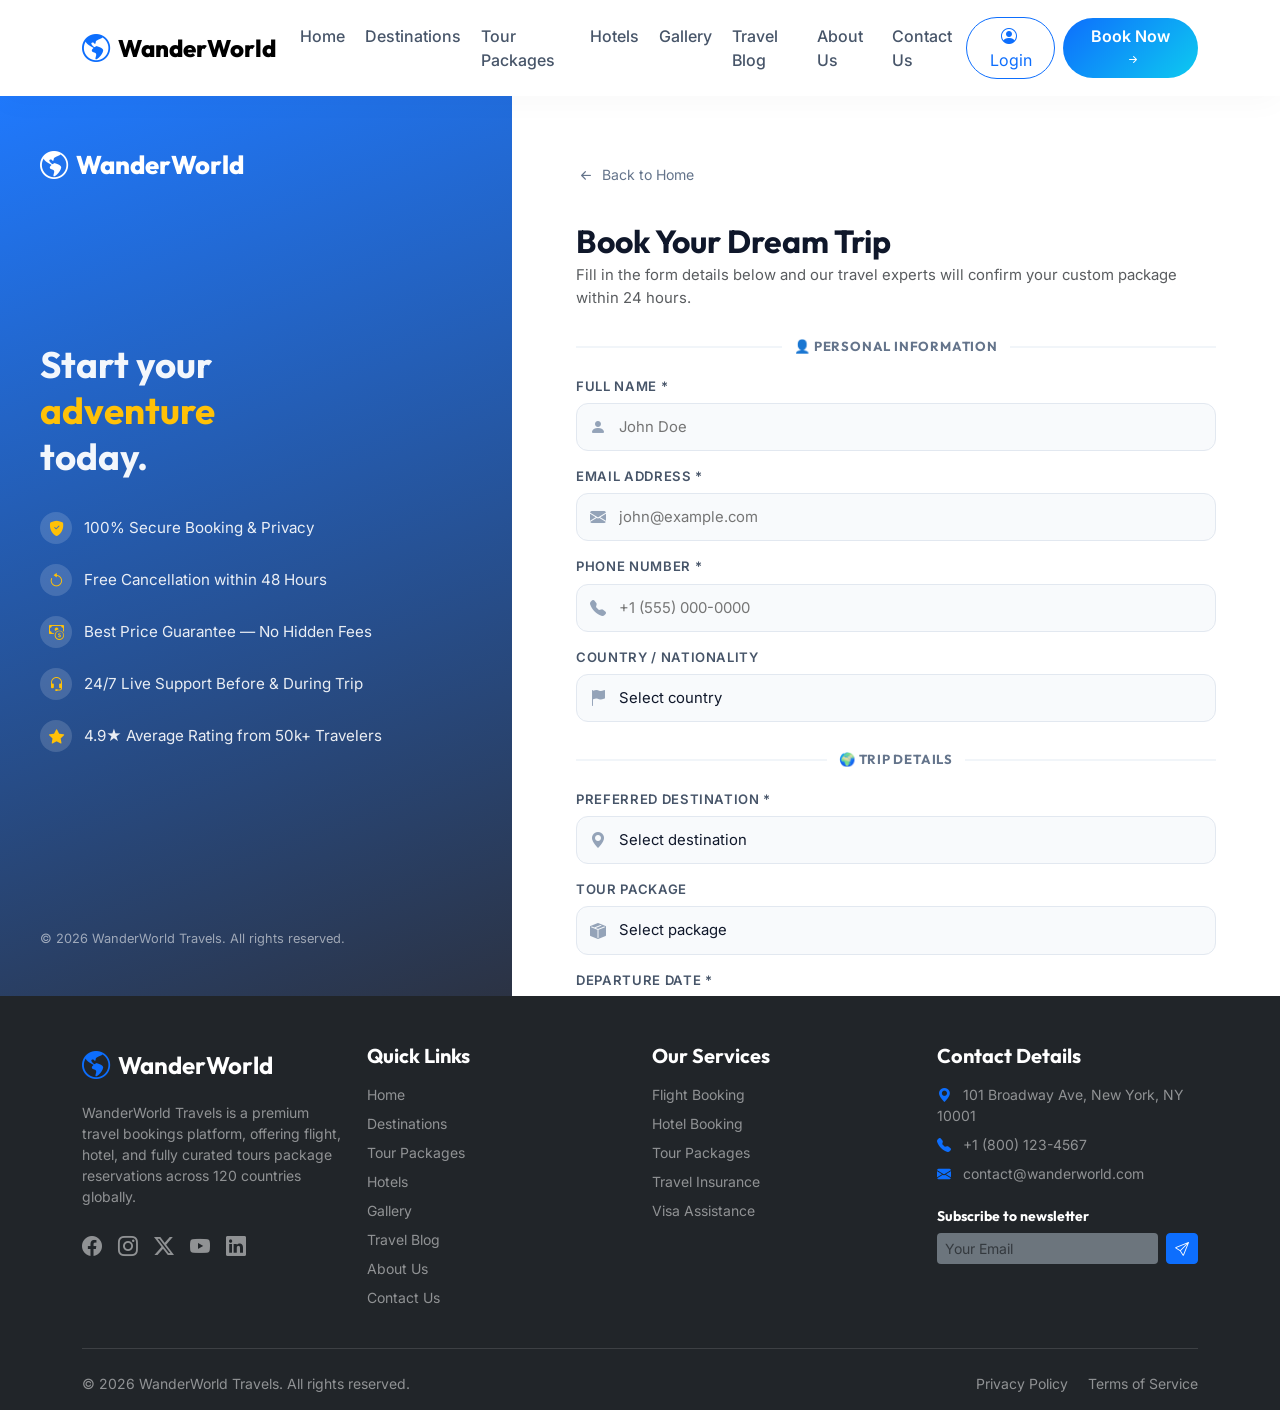
<file: booknow.html>
<!DOCTYPE html>
<html lang="en">
<head>
    <meta charset="UTF-8">
    <meta name="viewport" content="width=device-width, initial-scale=1.0">
    <title>Wander World</title>
    <!-- Bootstrap 5.3 CSS -->
  <link href="https://cdn.jsdelivr.net/npm/bootstrap@5.3.2/dist/css/bootstrap.min.css" rel="stylesheet" integrity="sha384-T3c6CoIi6uLrA9TneNEoa7RxnatzjcDSCmG1MXxSR1GAsXEV/Dwwykc2MPK8M2HN" crossorigin="anonymous">
  
  <!-- Bootstrap Icons -->
  <link href="https://cdn.jsdelivr.net/npm/bootstrap-icons@1.11.1/font/bootstrap-icons.css" rel="stylesheet">
  <!-- Custom CSS -->
  <link href="style.css" rel="stylesheet">
</head>
<body>
    
 <!-- Sticky Navbar -->
  <nav class="navbar navbar-expand-xl sticky-top navbar-light py-3">
    <div class="container">
      <a class="navbar-brand d-flex align-items-center" href="index.html">
        <i class="bi bi-globe-americas text-primary me-2 fs-3"></i>
        <span>WanderWorld</span>
      </a>
      <button class="navbar-toggler" type="button" data-bs-toggle="collapse" data-bs-target="#mainNavbar" aria-controls="mainNavbar" aria-expanded="false" aria-label="Toggle navigation">
        <span class="navbar-toggler-icon"></span>
      </button>
      <div class="collapse navbar-collapse" id="mainNavbar">
        <ul class="navbar-nav mx-auto mb-2 mb-lg-0 gap-1">
          <li class="nav-item"><a class="nav-link " href="index.html">Home</a></li>
          <li class="nav-item"><a class="nav-link " href="destinations.html">Destinations</a></li>
          <li class="nav-item"><a class="nav-link" href="packages.html">Tour Packages</a></li>
          <li class="nav-item"><a class="nav-link" href="hotels.html">Hotels</a></li>
          <li class="nav-item"><a class="nav-link" href="gallery.html">Gallery</a></li>
          <li class="nav-item"><a class="nav-link" href="blog.html">Travel Blog</a></li>
          <li class="nav-item"><a class="nav-link" href="about.html">About Us</a></li>
          <li class="nav-item"><a class="nav-link" href="contact.html">Contact Us</a></li>
        </ul>
        <div class="d-flex align-items-center gap-2">
          <a href="./login.html">
            <button class="btn btn-outline-primary px-3 rounded-pill" data-bs-toggle="modal" data-bs-target="#loginModal">
            <i class="bi bi-person-circle me-1"></i> Login
          </button>
        </a>
          
        <a href="./booknow.html">
          <button class="btn btn-gradient px-4 rounded-pill" data-bs-toggle="modal" data-bs-target="#bookNowModal">
            Book Now <i class="bi bi-arrow-right-short ms-1"></i>
          </button>
        </a>
        </div>
      </div>
    </div>
  </nav>


  <div class="booknow-wrapper">

    <!-- LEFT HERO PANEL -->
    <div class="booknow-hero">
      <!-- Brand -->
      <a href="index.html" class="booknow-brand">
        <i class="bi bi-globe-americas fs-3"></i>
        WanderWorld
      </a>

      <!-- Center content -->
      <div>
        <p class="booknow-tagline">Start your<br><span>adventure</span><br>today.</p>
        <ul class="booknow-benefits">
          <li><i class="bi bi-shield-fill-check"></i> 100% Secure Booking &amp; Privacy</li>
          <li><i class="bi bi-arrow-counterclockwise"></i> Free Cancellation within 48 Hours</li>
          <li><i class="bi bi-cash-coin"></i> Best Price Guarantee — No Hidden Fees</li>
          <li><i class="bi bi-headset"></i> 24/7 Live Support Before &amp; During Trip</li>
          <li><i class="bi bi-star-fill"></i> 4.9★ Average Rating from 50k+ Travelers</li>
        </ul>
      </div>

      <!-- Footer -->
      <p class="booknow-hero-footer mb-0">&copy; 2026 WanderWorld Travels. All rights reserved.</p>
    </div>

    <!-- RIGHT FORM PANEL -->
    <div class="booknow-form-panel">
      <div class="booknow-form-inner">

        <!-- Back link -->
        <a href="index.html" class="back-link">
          <i class="bi bi-arrow-left-short fs-5"></i> Back to Home
        </a>

        <h2 class="mb-1 fw-bold">Book Your Dream Trip</h2>
        <p class="text-muted mb-4" style="font-size:0.93rem;">Fill in the form details below and our travel experts will confirm your custom package within 24 hours.</p>

        <!-- Booking Form -->
        <form id="bookingForm" action="#" method="post" novalidate>

          <!-- Personal Info -->
          <div class="form-divider">
            <span>👤 Personal Information</span>
          </div>
          <div class="row g-3">
            <div class="col-12">
              <label class="bn-label" for="bkName">Full Name *</label>
              <div class="bn-input-group">
                <i class="bi bi-person-fill bn-icon"></i>
                <input type="text" class="bn-input" id="bkName" placeholder="John Doe" required>
              </div>
            </div>
            <div class="col-12">
              <label class="bn-label" for="bkEmail">Email Address *</label>
              <div class="bn-input-group">
                <i class="bi bi-envelope-fill bn-icon"></i>
                <input type="email" class="bn-input" id="bkEmail" placeholder="john@example.com" required>
              </div>
            </div>
            <div class="col-12">
              <label class="bn-label" for="bkPhone">Phone Number *</label>
              <div class="bn-input-group">
                <i class="bi bi-telephone-fill bn-icon"></i>
                <input type="tel" class="bn-input" id="bkPhone" placeholder="+1 (555) 000-0000" required>
              </div>
            </div>
            <div class="col-12">
              <label class="bn-label" for="bkCountry">Country / Nationality</label>
              <div class="bn-input-group">
                <i class="bi bi-flag-fill bn-icon"></i>
                <select class="bn-input" id="bkCountry">
                  <option value="" disabled selected>Select country</option>
                  <option>United States</option>
                  <option>United Kingdom</option>
                  <option>Canada</option>
                  <option>Australia</option>
                  <option>India</option>
                  <option>Germany</option>
                  <option>France</option>
                  <option>UAE</option>
                  <option>Singapore</option>
                  <option>Other</option>
                </select>
              </div>
            </div>
          </div>

          <!-- Trip Details -->
          <div class="form-divider">
            <span>🌍 Trip Details</span>
          </div>
          <div class="row g-3">
            <div class="col-12">
              <label class="bn-label" for="bkDestination">Preferred Destination *</label>
              <div class="bn-input-group">
                <i class="bi bi-geo-alt-fill bn-icon"></i>
                <select class="bn-input" id="bkDestination" required>
                  <option value="" disabled selected>Select destination</option>
                  <option>Bali, Indonesia</option>
                  <option>Swiss Alps, Switzerland</option>
                  <option>Tokyo, Japan</option>
                  <option>Paris, France</option>
                  <option>Rome, Italy</option>
                  <option>Sydney, Australia</option>
                  <option>Maldives</option>
                  <option>Santorini, Greece</option>
                  <option>Taj Mahal, India</option>
                  <option>Dubai, UAE</option>
                  <option>Bora Bora, French Polynesia</option>
                  <option>Other / Custom Route</option>
                </select>
              </div>
            </div>
            <div class="col-12">
              <label class="bn-label" for="bkPackage">Tour Package</label>
              <div class="bn-input-group">
                <i class="bi bi-box-seam-fill bn-icon"></i>
                <select class="bn-input" id="bkPackage">
                  <option value="" disabled selected>Select package</option>
                  <option>Bali Tropical Escape — $1,099/person</option>
                  <option>Swiss Alps Ski Adventure — $1,899/person</option>
                  <option>Tokyo City Lights Explorer — $1,399/person</option>
                  <option>Majestic Maldives Paradise — $1,299/person</option>
                  <option>Golden Triangle India — $899/person</option>
                  <option>Highlights of Greece — $1,499/person</option>
                  <option>Dubai Royal Holiday — $1,599/person</option>
                  <option>I want a custom package</option>
                </select>
              </div>
            </div>
            <div class="col-12">
              <label class="bn-label" for="bkDeparture">Departure Date *</label>
              <div class="bn-input-group">
                <i class="bi bi-calendar-check-fill bn-icon"></i>
                <input type="date" class="bn-input" id="bkDeparture" required>
              </div>
            </div>
            <div class="col-12">
              <label class="bn-label" for="bkReturn">Return Date</label>
              <div class="bn-input-group">
                <i class="bi bi-calendar-x-fill bn-icon"></i>
                <input type="date" class="bn-input" id="bkReturn">
              </div>
            </div>
            <div class="col-12">
              <label class="bn-label" for="bkTravelers">Number of Travelers *</label>
              <div class="bn-input-group">
                <i class="bi bi-people-fill bn-icon"></i>
                <select class="bn-input" id="bkTravelers" required>
                  <option value="" disabled selected>Select</option>
                  <option>1 Person (Solo)</option>
                  <option>2 Persons (Couple)</option>
                  <option>3 Persons</option>
                  <option>4 Persons (Family)</option>
                  <option>5–8 Persons (Group)</option>
                  <option>9+ Persons (Large Group)</option>
                </select>
              </div>
            </div>
            <div class="col-12">
              <label class="bn-label" for="bkBudget">Budget Range (Per Person)</label>
              <div class="bn-input-group">
                <i class="bi bi-currency-dollar bn-icon"></i>
                <select class="bn-input" id="bkBudget">
                  <option value="" disabled selected>Select budget</option>
                  <option>Under $500</option>
                  <option>$500 – $1,000</option>
                  <option>$1,000 – $2,000</option>
                  <option>$2,000 – $3,500</option>
                  <option>$3,500 – $5,000</option>
                  <option>$5,000+ (Luxury)</option>
                </select>
              </div>
            </div>
          </div>

          <!-- Preferences -->
          <div class="form-divider">
            <span>✨ Preferences &amp; Requests</span>
          </div>
          <div class="row g-3">
            <div class="col-12">
              <label class="bn-label" for="bkRoomType">Room Preference</label>
              <div class="bn-input-group">
                <i class="bi bi-building-fill bn-icon"></i>
                <select class="bn-input" id="bkRoomType">
                  <option value="" disabled selected>Select room type</option>
                  <option>Standard Double Room</option>
                  <option>Deluxe Room</option>
                  <option>Junior Suite</option>
                  <option>Executive Suite</option>
                  <option>Overwater Villa / Bungalow</option>
                  <option>Private Villa</option>
                </select>
              </div>
            </div>
            <div class="col-12">
              <label class="bn-label" for="bkTripType">Trip Type</label>
              <div class="bn-input-group">
                <i class="bi bi-heart-fill bn-icon"></i>
                <select class="bn-input" id="bkTripType">
                  <option value="" disabled selected>Select type</option>
                  <option>Honeymoon / Romantic</option>
                  <option>Family Vacation</option>
                  <option>Adventure / Trekking</option>
                  <option>Cultural Heritage</option>
                  <option>Beach &amp; Relaxation</option>
                  <option>Business + Leisure</option>
                  <option>Solo Travel</option>
                </select>
              </div>
            </div>
            <div class="col-12">
              <label class="bn-label" for="bkRequests">Special Requests / Additional Notes</label>
              <div class="bn-input-group">
                <i class="bi bi-chat-dots-fill bn-icon top-icon"></i>
                <textarea class="bn-input" id="bkRequests" rows="4" placeholder="e.g. Vegetarian meals, anniversary surprise, wheelchair access, airport pickup, specific hotels, visa help needed..."></textarea>
              </div>
            </div>
          </div>

          <!-- Submit -->
           <br>
            <a href="./thankyou.html" class="btn btn-gradient btn-lg w-100 py-3 rounded-pill" > <i class="bi bi-send-fill"></i> Submit The Request</a>
        <br>   
        <br>
          <p class="text-center text-muted mt-3 mb-0" style="font-size:0.8rem;">
            <i class="bi bi-lock-fill text-success me-1"></i>
            Your data is encrypted &amp; secure. <strong>No payment</strong> is collected until your trip is confirmed.
          </p>

        </form>

</div>
</div>


</div>




  
  <!-- Footer Section -->
  <footer class="bg-dark text-white pt-5 pb-3">
    <div class="container">
      <div class="row g-4">
        <!-- Col 1: Brand Info -->
        <div class="col-lg-3 col-md-6">
          <a class="navbar-brand d-flex align-items-center text-white mb-3" href="index.html">
            <i class="bi bi-globe-americas text-primary me-2 fs-3"></i>
            <span class="fw-bold">WanderWorld</span>
          </a>
          <p class="text-white-50 small mb-4">WanderWorld Travels is a premium travel bookings platform, offering flight, hotel, and fully curated tours package reservations across 120 countries globally.</p>
          <div class="d-flex gap-3">
            <a href="#" class="text-white-50 hover-zoom fs-5"><i class="bi bi-facebook"></i></a>
            <a href="#" class="text-white-50 hover-zoom fs-5"><i class="bi bi-instagram"></i></a>
            <a href="#" class="text-white-50 hover-zoom fs-5"><i class="bi bi-twitter-x"></i></a>
            <a href="#" class="text-white-50 hover-zoom fs-5"><i class="bi bi-youtube"></i></a>
            <a href="#" class="text-white-50 hover-zoom fs-5"><i class="bi bi-linkedin"></i></a>
          </div>
        </div>
        <!-- Col 2: Quick Links -->
        <div class="col-lg-3 col-md-6">
          <h5 class="fw-bold text-white mb-3">Quick Links</h5>
          <ul class="list-unstyled d-flex flex-column gap-2 small">
            <li><a href="index.html" class="text-white-50 text-decoration-none hover-link">Home</a></li>
            <li><a href="destinations.html" class="text-white-50 text-decoration-none hover-link">Destinations</a></li>
            <li><a href="packages.html" class="text-white-50 text-decoration-none hover-link">Tour Packages</a></li>
            <li><a href="hotels.html" class="text-white-50 text-decoration-none hover-link">Hotels</a></li>
            <li><a href="gallery.html" class="text-white-50 text-decoration-none hover-link">Gallery</a></li>
            <li><a href="blog.html" class="text-white-50 text-decoration-none hover-link">Travel Blog</a></li>
            <li><a href="about.html" class="text-white-50 text-decoration-none hover-link">About Us</a></li>
            <li><a href="contact.html" class="text-white-50 text-decoration-none hover-link">Contact Us</a></li>
          </ul>
        </div>
        <!-- Col 3: Services -->
        <div class="col-lg-3 col-md-6">
          <h5 class="fw-bold text-white mb-3">Our Services</h5>
          <ul class="list-unstyled d-flex flex-column gap-2 small">
            <li><a href="#" class="text-white-50 text-decoration-none hover-link">Flight Booking</a></li>
            <li><a href="hotels.html" class="text-white-50 text-decoration-none hover-link">Hotel Booking</a></li>
            <li><a href="packages.html" class="text-white-50 text-decoration-none hover-link">Tour Packages</a></li>
            <li><a href="#" class="text-white-50 text-decoration-none hover-link">Travel Insurance</a></li>
            <li><a href="#" class="text-white-50 text-decoration-none hover-link">Visa Assistance</a></li>
          </ul>
        </div>
        <!-- Col 4: Newsletter -->
        <div class="col-lg-3 col-md-6">
          <h5 class="fw-bold text-white mb-3">Contact Details</h5>
          <p class="text-white-50 small mb-2"><i class="bi bi-geo-alt-fill text-primary me-2"></i> 101 Broadway Ave, New York, NY 10001</p>
          <p class="text-white-50 small mb-2"><i class="bi bi-telephone-fill text-primary me-2"></i> +1 (800) 123-4567</p>
          <p class="text-white-50 small mb-4"><i class="bi bi-envelope-fill text-primary me-2"></i> contact@wanderworld.com</p>
          
          <h6 class="fw-bold text-white small mb-2">Subscribe to newsletter</h6>
          <form class="newsletter-form d-flex gap-2">
            <input type="email" class="form-control form-control-sm bg-secondary border-0 text-white placeholder-white-50" placeholder="Your Email" required>
            <button type="submit" class="btn btn-primary btn-sm"><i class="bi bi-send"></i></button>
          </form>
        </div>
      </div>
      <hr class="my-4 text-white-50 opacity-25">
      <div class="row justify-content-between align-items-center">
        <div class="col-md-6 text-center text-md-start mb-2 mb-md-0">
          <p class="mb-0 text-white-50 small">&copy; 2026 WanderWorld Travels. All rights reserved.</p>
        </div>
        <div class="col-md-6 text-center text-md-end small">
          <a href="#" class="text-white-50 text-decoration-none hover-link me-3">Privacy Policy</a>
          <a href="#" class="text-white-50 text-decoration-none hover-link">Terms of Service</a>
        </div>
      </div>
    </div>
  </footer>

    <script src="https://cdn.jsdelivr.net/npm/bootstrap@5.3.2/dist/js/bootstrap.bundle.min.js" integrity="sha384-C6RzsynM9kWDrMNeT87bh95OGNyZPhcTNXj1NW7RuBCsyN/o0jlpcV8Qyq46cDfL" crossorigin="anonymous"></script>
</body>
</html>
</file>
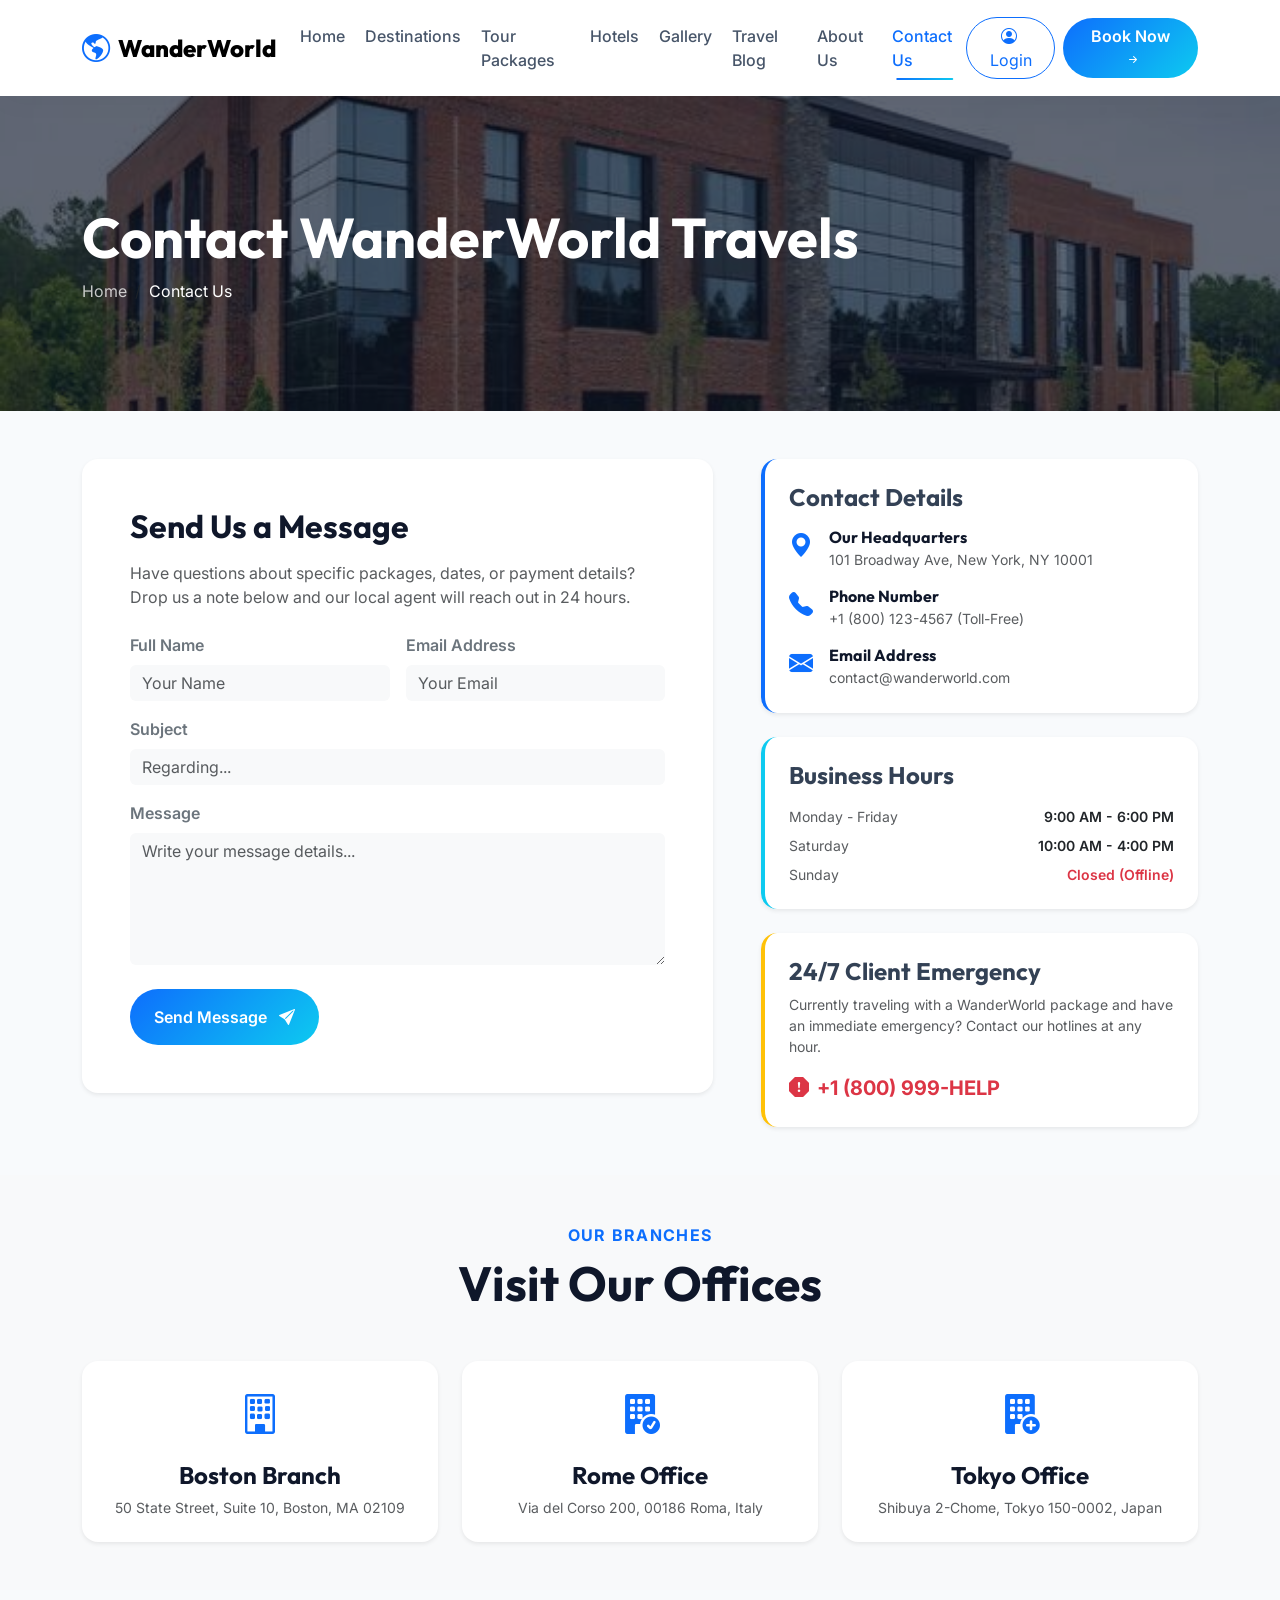
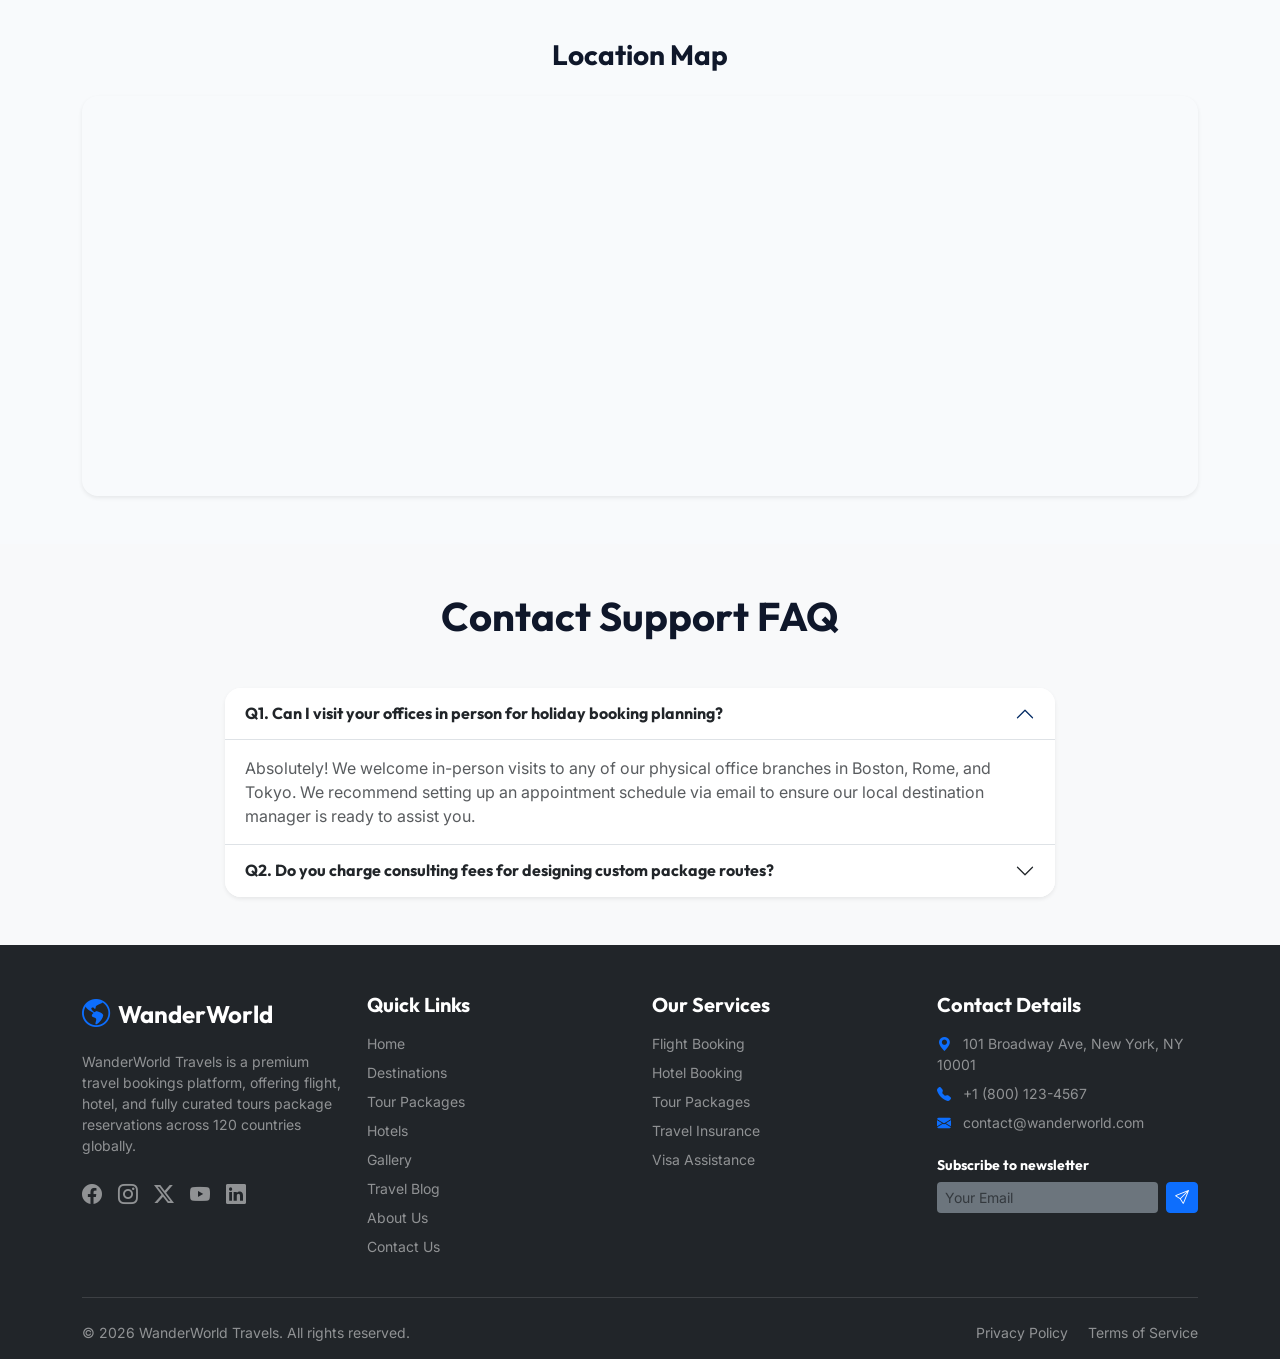
<file: contact.html>
<!DOCTYPE html>
<html lang="en">
<head>
    <meta charset="UTF-8">
    <meta name="viewport" content="width=device-width, initial-scale=1.0">
    <title>Wander World</title>
    <!-- Bootstrap 5.3 CSS -->
  <link href="https://cdn.jsdelivr.net/npm/bootstrap@5.3.2/dist/css/bootstrap.min.css" rel="stylesheet" integrity="sha384-T3c6CoIi6uLrA9TneNEoa7RxnatzjcDSCmG1MXxSR1GAsXEV/Dwwykc2MPK8M2HN" crossorigin="anonymous">
  
  <!-- Bootstrap Icons -->
  <link href="https://cdn.jsdelivr.net/npm/bootstrap-icons@1.11.1/font/bootstrap-icons.css" rel="stylesheet">
  <!-- Custom CSS -->
  <link href="style.css" rel="stylesheet">
</head>
<body>
    
 <!-- Sticky Navbar -->
  <nav class="navbar navbar-expand-xl sticky-top navbar-light py-3">
    <div class="container">
      <a class="navbar-brand d-flex align-items-center" href="index.html">
        <i class="bi bi-globe-americas text-primary me-2 fs-3"></i>
        <span>WanderWorld</span>
      </a>
      <button class="navbar-toggler" type="button" data-bs-toggle="collapse" data-bs-target="#mainNavbar" aria-controls="mainNavbar" aria-expanded="false" aria-label="Toggle navigation">
        <span class="navbar-toggler-icon"></span>
      </button>
      <div class="collapse navbar-collapse" id="mainNavbar">
        <ul class="navbar-nav mx-auto mb-2 mb-lg-0 gap-1">
          <li class="nav-item"><a class="nav-link " href="index.html">Home</a></li>
          <li class="nav-item"><a class="nav-link " href="destinations.html">Destinations</a></li>
          <li class="nav-item"><a class="nav-link" href="packages.html">Tour Packages</a></li>
          <li class="nav-item"><a class="nav-link" href="hotels.html">Hotels</a></li>
          <li class="nav-item"><a class="nav-link" href="gallery.html">Gallery</a></li>
          <li class="nav-item"><a class="nav-link" href="blog.html">Travel Blog</a></li>
          <li class="nav-item"><a class="nav-link" href="about.html">About Us</a></li>
          <li class="nav-item"><a class="nav-link active" href="contact.html">Contact Us</a></li>
        </ul>
        <div class="d-flex align-items-center gap-2">
          <a href="./login.html">
            <button class="btn btn-outline-primary px-3 rounded-pill" data-bs-toggle="modal" data-bs-target="#loginModal">
            <i class="bi bi-person-circle me-1"></i> Login
          </button>
        </a>
          
        <a href="./booknow.html">
          <button class="btn btn-gradient px-4 rounded-pill" data-bs-toggle="modal" data-bs-target="#bookNowModal">
            Book Now <i class="bi bi-arrow-right-short ms-1"></i>
          </button>
        </a>
        </div>
      </div>
    </div>
  </nav>



  <!-- Mini Hero Banner -->
  <div class="mini-hero" style="background-image: url(./images/banner.jpg);">
    <div class="container mini-hero-content text-white">
      <h1 class="display-4 fw-bold text-white mb-2">Contact WanderWorld Travels</h1>
      <nav aria-label="breadcrumb">
        <ol class="breadcrumb mb-0">
          <li class="breadcrumb-item"><a href="index.html" class="text-white text-decoration-none opacity-75">Home</a></li>
          <li class="breadcrumb-item text-white active" aria-current="page">Contact Us</li>
        </ol>
      </nav>
    </div>
  </div>

  <!-- Contact Form & Info Columns -->
  <section class="py-5">
    <div class="container">
      <div class="row g-5">
        <!-- Contact Form -->
        <div class="col-lg-7">
          <div class="bg-white p-4 p-md-5 rounded-4 shadow-sm">
            <h2 class="fw-bold mb-3">Send Us a Message</h2>
            <p class="text-muted mb-4">Have questions about specific packages, dates, or payment details? Drop us a note below and our local agent will reach out in 24 hours.</p>
            <form id="contactForm">
              <div class="row g-3">
                <div class="col-md-6">
                  <label for="contactName" class="form-label fw-semibold text-secondary">Full Name</label>
                  <input type="text" class="form-control bg-light border-0 py-2.5" id="contactName" placeholder="Your Name" required>
                </div>
                <div class="col-md-6">
                  <label for="contactEmail" class="form-label fw-semibold text-secondary">Email Address</label>
                  <input type="email" class="form-control bg-light border-0 py-2.5" id="contactEmail" placeholder="Your Email" required>
                </div>
                <div class="col-12">
                  <label for="contactSubject" class="form-label fw-semibold text-secondary">Subject</label>
                  <input type="text" class="form-control bg-light border-0 py-2.5" id="contactSubject" placeholder="Regarding..." required>
                </div>
                <div class="col-12">
                  <label for="contactMessage" class="form-label fw-semibold text-secondary">Message</label>
                  <textarea class="form-control bg-light border-0" id="contactMessage" rows="5" placeholder="Write your message details..." required></textarea>
                </div>
              </div>
              <button type="submit" class="btn btn-gradient px-4 py-3 rounded-pill mt-4">Send Message <i class="bi bi-send-fill ms-2"></i></button>
            </form>
          </div>
        </div>

        <!-- Contact Information Sidebar -->
        <div class="col-lg-5">
          <div class="row g-4">
            <!-- Details Card -->
            <div class="col-12">
              <div class="bg-white p-4 rounded-4 shadow-sm border-start border-primary border-4">
                <h3 class="fw-bold h4 mb-3">Contact Details</h3>
                <div class="d-flex align-items-start gap-3 mb-3">
                  <i class="bi bi-geo-alt-fill text-primary fs-4"></i>
                  <div>
                    <h6 class="fw-bold mb-0">Our Headquarters</h6>
                    <span class="text-muted small">101 Broadway Ave, New York, NY 10001</span>
                  </div>
                </div>
                <div class="d-flex align-items-start gap-3 mb-3">
                  <i class="bi bi-telephone-fill text-primary fs-4"></i>
                  <div>
                    <h6 class="fw-bold mb-0">Phone Number</h6>
                    <span class="text-muted small">+1 (800) 123-4567 (Toll-Free)</span>
                  </div>
                </div>
                <div class="d-flex align-items-start gap-3">
                  <i class="bi bi-envelope-fill text-primary fs-4"></i>
                  <div>
                    <h6 class="fw-bold mb-0">Email Address</h6>
                    <span class="text-muted small">contact@wanderworld.com</span>
                  </div>
                </div>
              </div>
            </div>

            <!-- Support Hours -->
            <div class="col-12">
              <div class="bg-white p-4 rounded-4 shadow-sm border-start border-info border-4">
                <h3 class="fw-bold h4 mb-3">Business Hours</h3>
                <ul class="list-unstyled d-flex flex-column gap-2 mb-0 text-muted small">
                  <div class="d-flex justify-content-between">
                    <span>Monday - Friday</span>
                    <span class="fw-semibold text-dark">9:00 AM - 6:00 PM</span>
                  </div>
                  <div class="d-flex justify-content-between">
                    <span>Saturday</span>
                    <span class="fw-semibold text-dark">10:00 AM - 4:00 PM</span>
                  </div>
                  <div class="d-flex justify-content-between">
                    <span>Sunday</span>
                    <span class="fw-semibold text-danger">Closed (Offline)</span>
                  </div>
                </ul>
              </div>
            </div>

            <!-- Emergency Hotline -->
            <div class="col-12">
              <div class="bg-white p-4 rounded-4 shadow-sm border-start border-warning border-4">
                <h3 class="fw-bold h4 mb-2">24/7 Client Emergency</h3>
                <p class="text-muted small mb-3">Currently traveling with a WanderWorld package and have an immediate emergency? Contact our hotlines at any hour.</p>
                <div class="d-flex align-items-center gap-2 text-danger fw-bold fs-5">
                  <i class="bi bi-exclamation-octagon-fill"></i>
                  <span>+1 (800) 999-HELP</span>
                </div>
              </div>
            </div>
          </div>
        </div>
      </div>
    </div>
  </section>

  <!-- Office Locations Grid -->
  <section class="py-5 bg-light">
    <div class="container">
      <div class="text-center mb-5">
        <span class="text-primary fw-bold text-uppercase tracking-wider">Our Branches</span>
        <h2 class="display-5 fw-bold mt-2">Visit Our Offices</h2>
      </div>
      <div class="row g-4 text-center">
        <!-- Office 1 -->
        <div class="col-md-4">
          <div class="p-4 bg-white rounded-4 shadow-sm h-100 card-hover">
            <div class="fs-1 text-primary mb-3"><i class="bi bi-building"></i></div>
            <h4 class="fw-bold mb-2">Boston Branch</h4>
            <p class="text-muted small mb-0">50 State Street, Suite 10, Boston, MA 02109</p>
          </div>
        </div>
        <!-- Office 2 -->
        <div class="col-md-4">
          <div class="p-4 bg-white rounded-4 shadow-sm h-100 card-hover">
            <div class="fs-1 text-primary mb-3"><i class="bi bi-building-fill-check"></i></div>
            <h4 class="fw-bold mb-2">Rome Office</h4>
            <p class="text-muted small mb-0">Via del Corso 200, 00186 Roma, Italy</p>
          </div>
        </div>
        <!-- Office 3 -->
        <div class="col-md-4">
          <div class="p-4 bg-white rounded-4 shadow-sm h-100 card-hover">
            <div class="fs-1 text-primary mb-3"><i class="bi bi-building-fill-add"></i></div>
            <h4 class="fw-bold mb-2">Tokyo Office</h4>
            <p class="text-muted small mb-0">Shibuya 2-Chome, Tokyo 150-0002, Japan</p>
          </div>
        </div>
      </div>
    </div>
  </section>

  <!-- Google Map Placeholder -->
  <section class="py-5">
    <div class="container">
      <h3 class="fw-bold text-center mb-4">Location Map</h3>
      <div class="rounded-4 overflow-hidden shadow-sm" style="height: 400px;">
        <iframe src="https://www.google.com/maps/embed?pb=!1m18!1m12!1m3!1d3022.617539075791!2d-73.9868512!3d40.7484405!2m3!1f0!2f0!3f0!3m2!1i1024!2i768!4f13.1!3m3!1m2!1s0x89c259a9b3117469%3A0xd134e199a405a163!2sEmpire%20State%20Building!5e0!3m2!1sen!2sus!4v1700000000000!5m2!1sen!2sus" class="w-100 h-100 border-0" allowfullscreen="" loading="lazy" referrerpolicy="no-referrer-when-downgrade"></iframe>
      </div>
    </div>
  </section>

  <!-- Contact FAQ Accordion -->
  <section class="py-5 bg-light">
    <div class="container col-lg-8 mx-auto">
      <div class="text-center mb-5">
        <h2 class="display-6 fw-bold">Contact Support FAQ</h2>
      </div>
      <div class="accordion shadow-sm rounded-4 overflow-hidden" id="contactFaqAccordion">
        <!-- Q1 -->
        <div class="accordion-item border-0">
          <h2 class="accordion-header" id="cHeadingOne">
            <button class="accordion-button fw-bold text-dark bg-white" type="button" data-bs-toggle="collapse" data-bs-target="#cCollapseOne" aria-expanded="true" aria-controls="cCollapseOne">
              Q1. Can I visit your offices in person for holiday booking planning?
            </button>
          </h2>
          <div id="cCollapseOne" class="accordion-collapse collapse show" aria-labelledby="cHeadingOne" data-bs-parent="#contactFaqAccordion">
            <div class="accordion-body bg-white text-muted">
              Absolutely! We welcome in-person visits to any of our physical office branches in Boston, Rome, and Tokyo. We recommend setting up an appointment schedule via email to ensure our local destination manager is ready to assist you.
            </div>
          </div>
        </div>
        <!-- Q2 -->
        <div class="accordion-item border-0 border-top">
          <h2 class="accordion-header" id="cHeadingTwo">
            <button class="accordion-button collapsed fw-bold text-dark bg-white" type="button" data-bs-toggle="collapse" data-bs-target="#cCollapseTwo" aria-expanded="false" aria-controls="cCollapseTwo">
              Q2. Do you charge consulting fees for designing custom package routes?
            </button>
          </h2>
          <div id="cCollapseTwo" class="accordion-collapse collapse" aria-labelledby="cHeadingTwo" data-bs-parent="#contactFaqAccordion">
            <div class="accordion-body bg-white text-muted">
              No, our custom destination consultation, guide preparation, and price breakdowns are completely free of charge. You only pay for travel assets (hotels, flights, entrance ticket reservations) when you formally choose to confirm your booking.
            </div>
          </div>
        </div>
      </div>
    </div>
  </section>






  
  <!-- Footer Section -->
  <footer class="bg-dark text-white pt-5 pb-3">
    <div class="container">
      <div class="row g-4">
        <!-- Col 1: Brand Info -->
        <div class="col-lg-3 col-md-6">
          <a class="navbar-brand d-flex align-items-center text-white mb-3" href="index.html">
            <i class="bi bi-globe-americas text-primary me-2 fs-3"></i>
            <span class="fw-bold">WanderWorld</span>
          </a>
          <p class="text-white-50 small mb-4">WanderWorld Travels is a premium travel bookings platform, offering flight, hotel, and fully curated tours package reservations across 120 countries globally.</p>
          <div class="d-flex gap-3">
            <a href="#" class="text-white-50 hover-zoom fs-5"><i class="bi bi-facebook"></i></a>
            <a href="#" class="text-white-50 hover-zoom fs-5"><i class="bi bi-instagram"></i></a>
            <a href="#" class="text-white-50 hover-zoom fs-5"><i class="bi bi-twitter-x"></i></a>
            <a href="#" class="text-white-50 hover-zoom fs-5"><i class="bi bi-youtube"></i></a>
            <a href="#" class="text-white-50 hover-zoom fs-5"><i class="bi bi-linkedin"></i></a>
          </div>
        </div>
        <!-- Col 2: Quick Links -->
        <div class="col-lg-3 col-md-6">
          <h5 class="fw-bold text-white mb-3">Quick Links</h5>
          <ul class="list-unstyled d-flex flex-column gap-2 small">
            <li><a href="index.html" class="text-white-50 text-decoration-none hover-link">Home</a></li>
            <li><a href="destinations.html" class="text-white-50 text-decoration-none hover-link">Destinations</a></li>
            <li><a href="packages.html" class="text-white-50 text-decoration-none hover-link">Tour Packages</a></li>
            <li><a href="hotels.html" class="text-white-50 text-decoration-none hover-link">Hotels</a></li>
            <li><a href="gallery.html" class="text-white-50 text-decoration-none hover-link">Gallery</a></li>
            <li><a href="blog.html" class="text-white-50 text-decoration-none hover-link">Travel Blog</a></li>
            <li><a href="about.html" class="text-white-50 text-decoration-none hover-link">About Us</a></li>
            <li><a href="contact.html" class="text-white-50 text-decoration-none hover-link">Contact Us</a></li>
          </ul>
        </div>
        <!-- Col 3: Services -->
        <div class="col-lg-3 col-md-6">
          <h5 class="fw-bold text-white mb-3">Our Services</h5>
          <ul class="list-unstyled d-flex flex-column gap-2 small">
            <li><a href="#" class="text-white-50 text-decoration-none hover-link">Flight Booking</a></li>
            <li><a href="hotels.html" class="text-white-50 text-decoration-none hover-link">Hotel Booking</a></li>
            <li><a href="packages.html" class="text-white-50 text-decoration-none hover-link">Tour Packages</a></li>
            <li><a href="#" class="text-white-50 text-decoration-none hover-link">Travel Insurance</a></li>
            <li><a href="#" class="text-white-50 text-decoration-none hover-link">Visa Assistance</a></li>
          </ul>
        </div>
        <!-- Col 4: Newsletter -->
        <div class="col-lg-3 col-md-6">
          <h5 class="fw-bold text-white mb-3">Contact Details</h5>
          <p class="text-white-50 small mb-2"><i class="bi bi-geo-alt-fill text-primary me-2"></i> 101 Broadway Ave, New York, NY 10001</p>
          <p class="text-white-50 small mb-2"><i class="bi bi-telephone-fill text-primary me-2"></i> +1 (800) 123-4567</p>
          <p class="text-white-50 small mb-4"><i class="bi bi-envelope-fill text-primary me-2"></i> contact@wanderworld.com</p>
          
          <h6 class="fw-bold text-white small mb-2">Subscribe to newsletter</h6>
          <form class="newsletter-form d-flex gap-2">
            <input type="email" class="form-control form-control-sm bg-secondary border-0 text-white placeholder-white-50" placeholder="Your Email" required>
            <button type="submit" class="btn btn-primary btn-sm"><i class="bi bi-send"></i></button>
          </form>
        </div>
      </div>
      <hr class="my-4 text-white-50 opacity-25">
      <div class="row justify-content-between align-items-center">
        <div class="col-md-6 text-center text-md-start mb-2 mb-md-0">
          <p class="mb-0 text-white-50 small">&copy; 2026 WanderWorld Travels. All rights reserved.</p>
        </div>
        <div class="col-md-6 text-center text-md-end small">
          <a href="#" class="text-white-50 text-decoration-none hover-link me-3">Privacy Policy</a>
          <a href="#" class="text-white-50 text-decoration-none hover-link">Terms of Service</a>
        </div>
      </div>
    </div>
  </footer>

    <script src="https://cdn.jsdelivr.net/npm/bootstrap@5.3.2/dist/js/bootstrap.bundle.min.js" integrity="sha384-C6RzsynM9kWDrMNeT87bh95OGNyZPhcTNXj1NW7RuBCsyN/o0jlpcV8Qyq46cDfL" crossorigin="anonymous"></script>
</body>
</html>
</file>
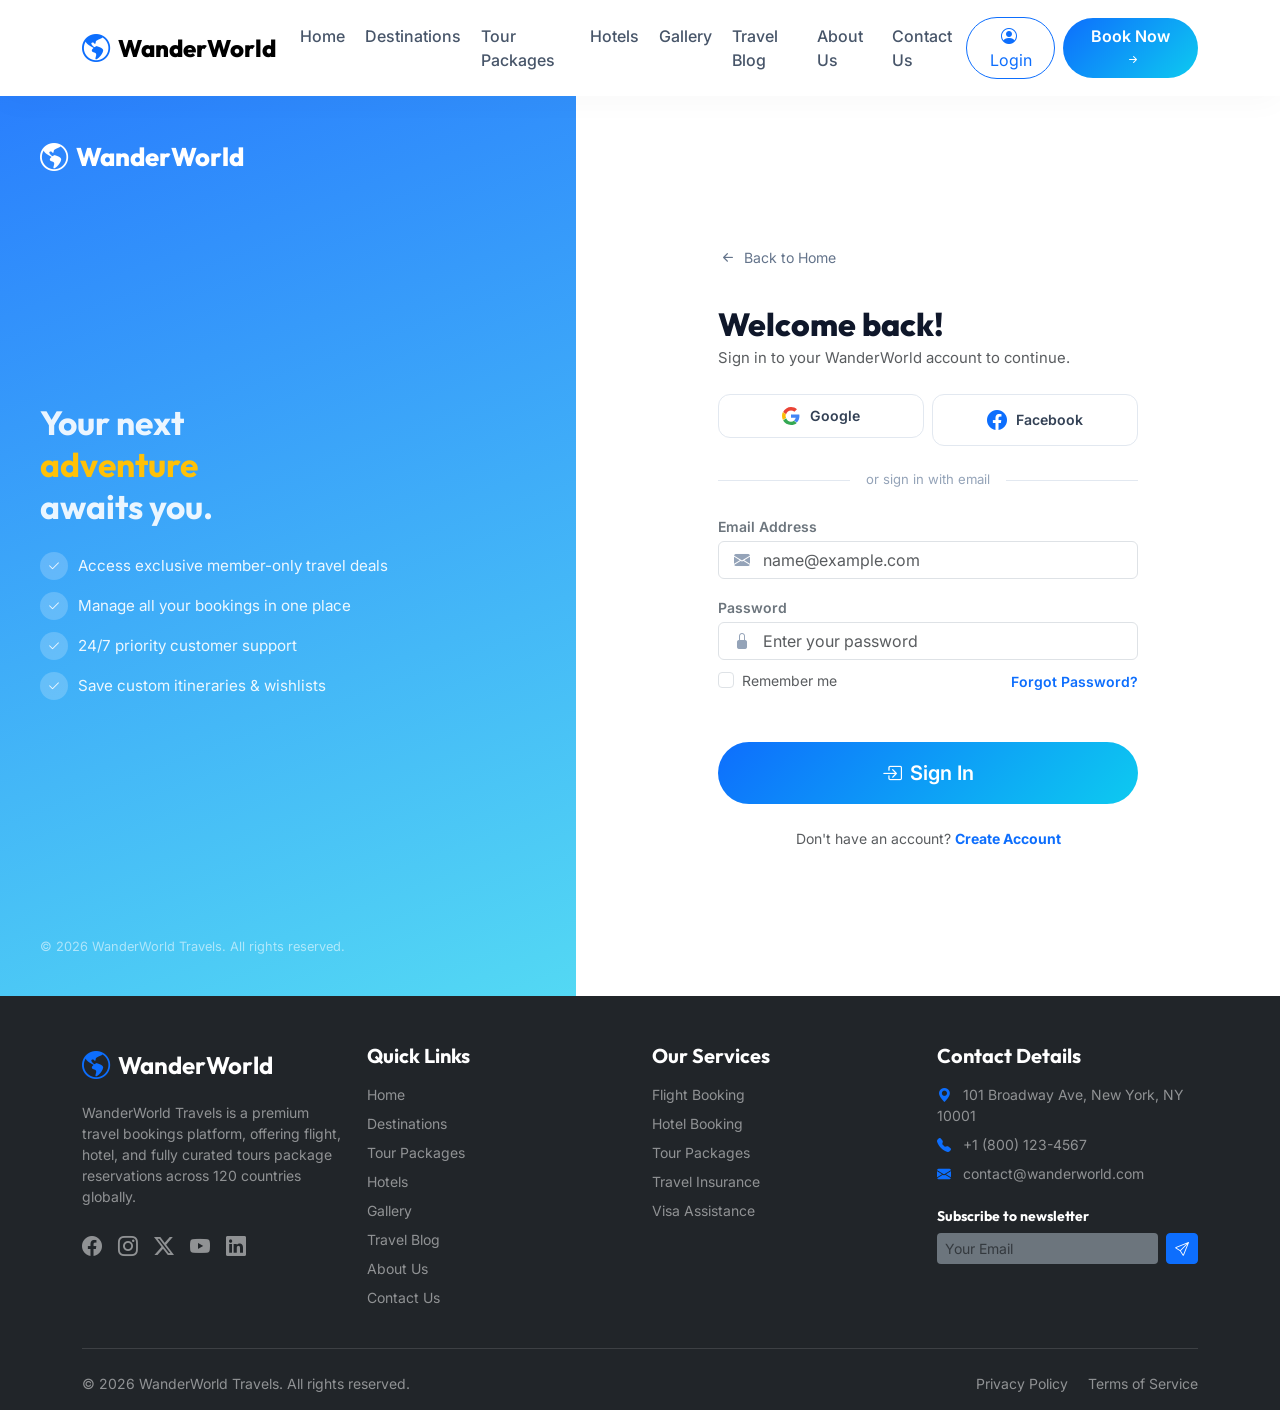
<file: login.html>
<!DOCTYPE html>
<html lang="en">
<head>
    <meta charset="UTF-8">
    <meta name="viewport" content="width=device-width, initial-scale=1.0">
    <title>Wander World</title>
    <!-- Bootstrap 5.3 CSS -->
  <link href="https://cdn.jsdelivr.net/npm/bootstrap@5.3.2/dist/css/bootstrap.min.css" rel="stylesheet" integrity="sha384-T3c6CoIi6uLrA9TneNEoa7RxnatzjcDSCmG1MXxSR1GAsXEV/Dwwykc2MPK8M2HN" crossorigin="anonymous">
  
  <!-- Bootstrap Icons -->
  <link href="https://cdn.jsdelivr.net/npm/bootstrap-icons@1.11.1/font/bootstrap-icons.css" rel="stylesheet">
  <!-- Custom CSS -->
  <link href="style.css" rel="stylesheet">
</head>
<body>
    
 <!-- Sticky Navbar -->
  <nav class="navbar navbar-expand-xl sticky-top navbar-light py-3">
    <div class="container">
      <a class="navbar-brand d-flex align-items-center" href="index.html">
        <i class="bi bi-globe-americas text-primary me-2 fs-3"></i>
        <span>WanderWorld</span>
      </a>
      <button class="navbar-toggler" type="button" data-bs-toggle="collapse" data-bs-target="#mainNavbar" aria-controls="mainNavbar" aria-expanded="false" aria-label="Toggle navigation">
        <span class="navbar-toggler-icon"></span>
      </button>
      <div class="collapse navbar-collapse" id="mainNavbar">
        <ul class="navbar-nav mx-auto mb-2 mb-lg-0 gap-1">
          <li class="nav-item"><a class="nav-link " href="index.html">Home</a></li>
          <li class="nav-item"><a class="nav-link " href="destinations.html">Destinations</a></li>
          <li class="nav-item"><a class="nav-link" href="packages.html">Tour Packages</a></li>
          <li class="nav-item"><a class="nav-link" href="hotels.html">Hotels</a></li>
          <li class="nav-item"><a class="nav-link" href="gallery.html">Gallery</a></li>
          <li class="nav-item"><a class="nav-link" href="blog.html">Travel Blog</a></li>
          <li class="nav-item"><a class="nav-link" href="about.html">About Us</a></li>
          <li class="nav-item"><a class="nav-link" href="contact.html">Contact Us</a></li>
        </ul>
        <div class="d-flex align-items-center gap-2">
          <a href="./login.html">
            <button class="btn btn-outline-primary px-3 rounded-pill" data-bs-toggle="modal" data-bs-target="#loginModal">
            <i class="bi bi-person-circle me-1"></i> Login
          </button>
        </a>
          
        <a href="./booknow.html">
          <button class="btn btn-gradient px-4 rounded-pill" data-bs-toggle="modal" data-bs-target="#bookNowModal">
            Book Now <i class="bi bi-arrow-right-short ms-1"></i>
          </button>
        </a>
        </div>
      </div>
    </div>
  </nav>




  <div class="login-wrapper">

    <!-- LEFT HERO PANEL -->
    <div class="login-hero">
      <!-- Brand -->
      <a href="index.html" class="login-brand">
        <i class="bi bi-globe-americas fs-3"></i>
        WanderWorld
      </a>

      <!-- Center content -->
      <div>
        <p class="login-tagline">Your next<br><span>adventure</span><br>awaits you.</p>
        <ul class="login-benefits">
          <li><i class="bi bi-check2"></i> Access exclusive member-only travel deals</li>
          <li><i class="bi bi-check2"></i> Manage all your bookings in one place</li>
          <li><i class="bi bi-check2"></i> 24/7 priority customer support</li>
          <li><i class="bi bi-check2"></i> Save custom itineraries &amp; wishlists</li>
        </ul>
      </div>

      <!-- Footer -->
      <p class="login-hero-footer mb-0">&copy; 2026 WanderWorld Travels. All rights reserved.</p>
    </div>

    <!-- RIGHT FORM PANEL -->
    <div class="login-form-panel">
      <div class="login-form-inner">

        <!-- Back link -->
        <a href="index.html" class="back-link">
          <i class="bi bi-arrow-left-short fs-5"></i> Back to Home
        </a>

        <h2 class="mb-1">Welcome back!</h2>
        <p class="text-muted mb-4" style="font-size:0.93rem;">Sign in to your WanderWorld account to continue.</p>

        <!-- Social Login -->
        <div class="row g-2 mb-2">
          <div class="col-6">
            <a href="#" class="btn-social">
              <svg width="18" height="18" viewBox="0 0 48 48"><path fill="#EA4335" d="M24 9.5c3.5 0 6.6 1.2 9.1 3.2l6.8-6.8C35.8 2.2 30.2 0 24 0 14.8 0 6.9 5.4 3 13.3l7.9 6.1C12.8 13.2 17.9 9.5 24 9.5z"/><path fill="#4285F4" d="M46.5 24.5c0-1.6-.1-3.1-.4-4.5H24v8.5h12.7c-.6 3-2.3 5.5-4.8 7.2l7.5 5.8c4.4-4.1 7.1-10.1 7.1-17z"/><path fill="#FBBC05" d="M10.9 28.6A14.5 14.5 0 0 1 9.5 24c0-1.6.3-3.1.8-4.5L2.4 13.4A23.9 23.9 0 0 0 0 24c0 3.9.9 7.5 2.5 10.7l8.4-6.1z"/><path fill="#34A853" d="M24 48c6.2 0 11.4-2 15.2-5.5l-7.5-5.8c-2.1 1.4-4.7 2.3-7.7 2.3-6.1 0-11.2-3.7-13.1-9l-7.9 6.1C6.9 42.6 14.8 48 24 48z"/></svg>
              Google
            </a>
          </div>
          <div class="col-6">
            <a href="#" class="btn-social">
              <i class="bi bi-facebook text-primary fs-5"></i>
              Facebook
            </a>
          </div>
        </div>

        <div class="divider-text">or sign in with email</div>

        <!-- Email / Password Form -->
        <form id="loginPageForm" action="#" method="post" novalidate>
          <!-- Email -->
          <div class="mb-3">
            <label for="loginEmail" class="form-label fw-semibold text-secondary small mb-1">Email Address</label>
            <div class="input-icon-wrap">
              <i class="bi bi-envelope-fill field-icon"></i>
              <input type="email" class="form-control" id="loginEmail" placeholder="name@example.com" required>
            </div>
          </div>

          <!-- Password -->
          <div class="mb-2">
            <label for="loginPassword" class="form-label fw-semibold text-secondary small mb-1">Password</label>
            <div class="input-icon-wrap">
              <i class="bi bi-lock-fill field-icon"></i>
              <input type="password" class="form-control" id="loginPassword" placeholder="Enter your password" required>
            </div>
          </div>

          <!-- Remember & Forgot -->
          <div class="d-flex justify-content-between align-items-center mb-4">
            <div class="form-check">
              <input type="checkbox" class="form-check-input" id="rememberMe">
              <label class="form-check-label text-muted small" for="rememberMe">Remember me</label>
            </div>
            <a href="#" class="text-primary text-decoration-none small fw-semibold">Forgot Password?</a>
          </div>

          <!-- Submit -->
           <br>
           <a href="./thankyou.html" class="btn btn-gradient btn-lg w-100 py-3 rounded-pill" ><i class="bi bi-box-arrow-in-right me-2"></i>Sign In</a>
        </form>
           <br>
        <!-- Register -->
        <p class="text-center text-muted small mb-0">
          Don't have an account?
          <a href="booknow.html" class="text-primary fw-bold text-decoration-none">Create Account</a>
        </p>

      </div>
    </div>

  </div>





  
  <!-- Footer Section -->
  <footer class="bg-dark text-white pt-5 pb-3">
    <div class="container">
      <div class="row g-4">
        <!-- Col 1: Brand Info -->
        <div class="col-lg-3 col-md-6">
          <a class="navbar-brand d-flex align-items-center text-white mb-3" href="index.html">
            <i class="bi bi-globe-americas text-primary me-2 fs-3"></i>
            <span class="fw-bold">WanderWorld</span>
          </a>
          <p class="text-white-50 small mb-4">WanderWorld Travels is a premium travel bookings platform, offering flight, hotel, and fully curated tours package reservations across 120 countries globally.</p>
          <div class="d-flex gap-3">
            <a href="#" class="text-white-50 hover-zoom fs-5"><i class="bi bi-facebook"></i></a>
            <a href="#" class="text-white-50 hover-zoom fs-5"><i class="bi bi-instagram"></i></a>
            <a href="#" class="text-white-50 hover-zoom fs-5"><i class="bi bi-twitter-x"></i></a>
            <a href="#" class="text-white-50 hover-zoom fs-5"><i class="bi bi-youtube"></i></a>
            <a href="#" class="text-white-50 hover-zoom fs-5"><i class="bi bi-linkedin"></i></a>
          </div>
        </div>
        <!-- Col 2: Quick Links -->
        <div class="col-lg-3 col-md-6">
          <h5 class="fw-bold text-white mb-3">Quick Links</h5>
          <ul class="list-unstyled d-flex flex-column gap-2 small">
            <li><a href="index.html" class="text-white-50 text-decoration-none hover-link">Home</a></li>
            <li><a href="destinations.html" class="text-white-50 text-decoration-none hover-link">Destinations</a></li>
            <li><a href="packages.html" class="text-white-50 text-decoration-none hover-link">Tour Packages</a></li>
            <li><a href="hotels.html" class="text-white-50 text-decoration-none hover-link">Hotels</a></li>
            <li><a href="gallery.html" class="text-white-50 text-decoration-none hover-link">Gallery</a></li>
            <li><a href="blog.html" class="text-white-50 text-decoration-none hover-link">Travel Blog</a></li>
            <li><a href="about.html" class="text-white-50 text-decoration-none hover-link">About Us</a></li>
            <li><a href="contact.html" class="text-white-50 text-decoration-none hover-link">Contact Us</a></li>
          </ul>
        </div>
        <!-- Col 3: Services -->
        <div class="col-lg-3 col-md-6">
          <h5 class="fw-bold text-white mb-3">Our Services</h5>
          <ul class="list-unstyled d-flex flex-column gap-2 small">
            <li><a href="#" class="text-white-50 text-decoration-none hover-link">Flight Booking</a></li>
            <li><a href="hotels.html" class="text-white-50 text-decoration-none hover-link">Hotel Booking</a></li>
            <li><a href="packages.html" class="text-white-50 text-decoration-none hover-link">Tour Packages</a></li>
            <li><a href="#" class="text-white-50 text-decoration-none hover-link">Travel Insurance</a></li>
            <li><a href="#" class="text-white-50 text-decoration-none hover-link">Visa Assistance</a></li>
          </ul>
        </div>
        <!-- Col 4: Newsletter -->
        <div class="col-lg-3 col-md-6">
          <h5 class="fw-bold text-white mb-3">Contact Details</h5>
          <p class="text-white-50 small mb-2"><i class="bi bi-geo-alt-fill text-primary me-2"></i> 101 Broadway Ave, New York, NY 10001</p>
          <p class="text-white-50 small mb-2"><i class="bi bi-telephone-fill text-primary me-2"></i> +1 (800) 123-4567</p>
          <p class="text-white-50 small mb-4"><i class="bi bi-envelope-fill text-primary me-2"></i> contact@wanderworld.com</p>
          
          <h6 class="fw-bold text-white small mb-2">Subscribe to newsletter</h6>
          <form class="newsletter-form d-flex gap-2">
            <input type="email" class="form-control form-control-sm bg-secondary border-0 text-white placeholder-white-50" placeholder="Your Email" required>
            <button type="submit" class="btn btn-primary btn-sm"><i class="bi bi-send"></i></button>
          </form>
        </div>
      </div>
      <hr class="my-4 text-white-50 opacity-25">
      <div class="row justify-content-between align-items-center">
        <div class="col-md-6 text-center text-md-start mb-2 mb-md-0">
          <p class="mb-0 text-white-50 small">&copy; 2026 WanderWorld Travels. All rights reserved.</p>
        </div>
        <div class="col-md-6 text-center text-md-end small">
          <a href="#" class="text-white-50 text-decoration-none hover-link me-3">Privacy Policy</a>
          <a href="#" class="text-white-50 text-decoration-none hover-link">Terms of Service</a>
        </div>
      </div>
    </div>
  </footer>

    <script src="https://cdn.jsdelivr.net/npm/bootstrap@5.3.2/dist/js/bootstrap.bundle.min.js" integrity="sha384-C6RzsynM9kWDrMNeT87bh95OGNyZPhcTNXj1NW7RuBCsyN/o0jlpcV8Qyq46cDfL" crossorigin="anonymous"></script>
</body>
</html>
</file>
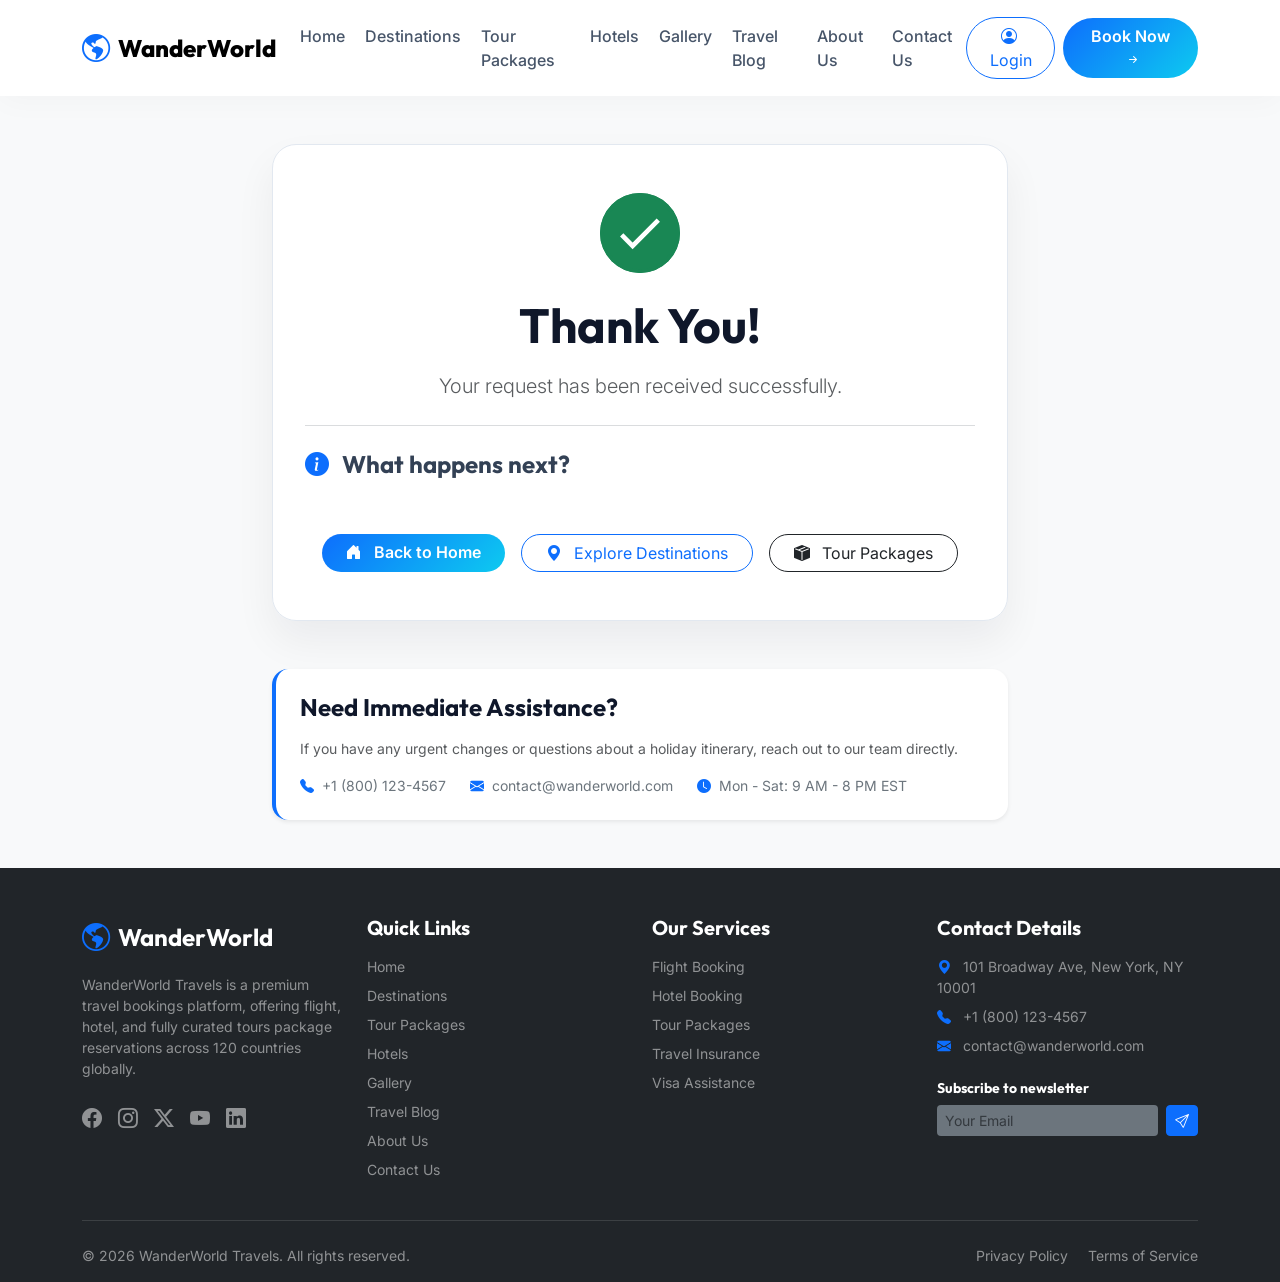
<file: thankyou.html>
<!DOCTYPE html>
<html lang="en">
<head>
    <meta charset="UTF-8">
    <meta name="viewport" content="width=device-width, initial-scale=1.0">
    <title>Wander World</title>
    <!-- Bootstrap 5.3 CSS -->
  <link href="https://cdn.jsdelivr.net/npm/bootstrap@5.3.2/dist/css/bootstrap.min.css" rel="stylesheet" integrity="sha384-T3c6CoIi6uLrA9TneNEoa7RxnatzjcDSCmG1MXxSR1GAsXEV/Dwwykc2MPK8M2HN" crossorigin="anonymous">
  
  <!-- Bootstrap Icons -->
  <link href="https://cdn.jsdelivr.net/npm/bootstrap-icons@1.11.1/font/bootstrap-icons.css" rel="stylesheet">
  <!-- Custom CSS -->
  <link href="style.css" rel="stylesheet">
</head>
<body>
    
 <!-- Sticky Navbar -->
  <nav class="navbar navbar-expand-xl sticky-top navbar-light py-3">
    <div class="container">
      <a class="navbar-brand d-flex align-items-center" href="index.html">
        <i class="bi bi-globe-americas text-primary me-2 fs-3"></i>
        <span>WanderWorld</span>
      </a>
      <button class="navbar-toggler" type="button" data-bs-toggle="collapse" data-bs-target="#mainNavbar" aria-controls="mainNavbar" aria-expanded="false" aria-label="Toggle navigation">
        <span class="navbar-toggler-icon"></span>
      </button>
      <div class="collapse navbar-collapse" id="mainNavbar">
        <ul class="navbar-nav mx-auto mb-2 mb-lg-0 gap-1">
          <li class="nav-item"><a class="nav-link " href="index.html">Home</a></li>
          <li class="nav-item"><a class="nav-link " href="destinations.html">Destinations</a></li>
          <li class="nav-item"><a class="nav-link" href="packages.html">Tour Packages</a></li>
          <li class="nav-item"><a class="nav-link" href="hotels.html">Hotels</a></li>
          <li class="nav-item"><a class="nav-link" href="gallery.html">Gallery</a></li>
          <li class="nav-item"><a class="nav-link" href="blog.html">Travel Blog</a></li>
          <li class="nav-item"><a class="nav-link" href="about.html">About Us</a></li>
          <li class="nav-item"><a class="nav-link" href="contact.html">Contact Us</a></li>
        </ul>
        <div class="d-flex align-items-center gap-2">
          <a href="./login.html">
            <button class="btn btn-outline-primary px-3 rounded-pill" data-bs-toggle="modal" data-bs-target="#loginModal">
            <i class="bi bi-person-circle me-1"></i> Login
          </button>
        </a>
          
        <a href="./booknow.html">
          <button class="btn btn-gradient px-4 rounded-pill" data-bs-toggle="modal" data-bs-target="#bookNowModal">
            Book Now <i class="bi bi-arrow-right-short ms-1"></i>
          </button>
        </a>
        </div>
      </div>
    </div>
  </nav>



  <!-- Success Content Section -->
  <section class="py-5 bg-light min-vh-75 d-flex align-items-center">
    <div class="container">
      <div class="row justify-content-center">
        <div class="col-lg-8 text-center">
          
          <!-- Main Card -->
          <div class="success-card mb-5">
            
            <!-- Animated SVG Checkmark -->
            <div class="checkmark-wrapper">
              <svg class="checkmark" xmlns="http://www.w3.org/2000/svg" viewBox="0 0 52 52">
                <circle class="checkmark__circle" cx="26" cy="26" r="25" fill="none"/>
                <path class="checkmark__check" fill="none" d="M14.1 27.2l7.1 7.2 16.7-16.8"/>
              </svg>
            </div>

            <!-- Dynamic Header & Message -->
            <h1 class="display-5 fw-bold mb-3" id="successTitle">Thank You!</h1>
            <p class="lead text-muted mb-4" id="successMessage">Your request has been received successfully.</p>
            
            <!-- Dynamic Booking Reference Box (Hidden by default, shown for bookings/contacts) -->
            <div class="mb-4 d-none" id="referenceContainer">
              <span class="text-uppercase small text-secondary fw-semibold d-block mb-1" id="referenceLabel">Your Reference ID</span>
              <div class="reference-badge">
                <i class="bi bi-receipt text-primary"></i>
                <span id="referenceId">WW-XXXXXX</span>
              </div>
            </div>

            <hr class="my-4 text-secondary opacity-25">

            <!-- Next Steps Section -->
            <div class="text-start">
              <h3 class="h4 fw-bold mb-4 text-center text-md-start"><i class="bi bi-info-circle-fill text-primary me-2"></i> What happens next?</h3>
              <div class="row g-3" id="stepsContainer">
                <!-- Dynamically loaded steps go here -->
              </div>
            </div>

            <!-- Call-to-action buttons -->
            <div class="d-flex flex-wrap justify-content-center gap-3 mt-5">
              <a href="index.html" class="btn btn-gradient px-4 py-2.5 rounded-pill"><i class="bi bi-house-door-fill me-2"></i> Back to Home</a>
              <a href="destinations.html" class="btn btn-outline-primary px-4 py-2.5 rounded-pill"><i class="bi bi-geo-alt-fill me-2"></i> Explore Destinations</a>
              <a href="packages.html" class="btn btn-outline-dark px-4 py-2.5 rounded-pill"><i class="bi bi-box-seam-fill me-2"></i> Tour Packages</a>
            </div>

          </div>

          <!-- Quick Assistance Box -->
          <div class="bg-white p-4 rounded-4 shadow-sm border-start border-primary border-4 text-start">
            <h4 class="fw-bold mb-3">Need Immediate Assistance?</h4>
            <p class="text-muted small mb-3">If you have any urgent changes or questions about a holiday itinerary, reach out to our team directly.</p>
            <div class="d-flex flex-wrap gap-4 small text-secondary">
              <div><i class="bi bi-telephone-fill text-primary me-1"></i> +1 (800) 123-4567</div>
              <div><i class="bi bi-envelope-fill text-primary me-1"></i> contact@wanderworld.com</div>
              <div><i class="bi bi-clock-fill text-primary me-1"></i> Mon - Sat: 9 AM - 8 PM EST</div>
            </div>
          </div>

        </div>
      </div>
    </div>
  </section>




  


  
  <!-- Footer Section -->
  <footer class="bg-dark text-white pt-5 pb-3">
    <div class="container">
      <div class="row g-4">
        <!-- Col 1: Brand Info -->
        <div class="col-lg-3 col-md-6">
          <a class="navbar-brand d-flex align-items-center text-white mb-3" href="index.html">
            <i class="bi bi-globe-americas text-primary me-2 fs-3"></i>
            <span class="fw-bold">WanderWorld</span>
          </a>
          <p class="text-white-50 small mb-4">WanderWorld Travels is a premium travel bookings platform, offering flight, hotel, and fully curated tours package reservations across 120 countries globally.</p>
          <div class="d-flex gap-3">
            <a href="#" class="text-white-50 hover-zoom fs-5"><i class="bi bi-facebook"></i></a>
            <a href="#" class="text-white-50 hover-zoom fs-5"><i class="bi bi-instagram"></i></a>
            <a href="#" class="text-white-50 hover-zoom fs-5"><i class="bi bi-twitter-x"></i></a>
            <a href="#" class="text-white-50 hover-zoom fs-5"><i class="bi bi-youtube"></i></a>
            <a href="#" class="text-white-50 hover-zoom fs-5"><i class="bi bi-linkedin"></i></a>
          </div>
        </div>
        <!-- Col 2: Quick Links -->
        <div class="col-lg-3 col-md-6">
          <h5 class="fw-bold text-white mb-3">Quick Links</h5>
          <ul class="list-unstyled d-flex flex-column gap-2 small">
            <li><a href="index.html" class="text-white-50 text-decoration-none hover-link">Home</a></li>
            <li><a href="destinations.html" class="text-white-50 text-decoration-none hover-link">Destinations</a></li>
            <li><a href="packages.html" class="text-white-50 text-decoration-none hover-link">Tour Packages</a></li>
            <li><a href="hotels.html" class="text-white-50 text-decoration-none hover-link">Hotels</a></li>
            <li><a href="gallery.html" class="text-white-50 text-decoration-none hover-link">Gallery</a></li>
            <li><a href="blog.html" class="text-white-50 text-decoration-none hover-link">Travel Blog</a></li>
            <li><a href="about.html" class="text-white-50 text-decoration-none hover-link">About Us</a></li>
            <li><a href="contact.html" class="text-white-50 text-decoration-none hover-link">Contact Us</a></li>
          </ul>
        </div>
        <!-- Col 3: Services -->
        <div class="col-lg-3 col-md-6">
          <h5 class="fw-bold text-white mb-3">Our Services</h5>
          <ul class="list-unstyled d-flex flex-column gap-2 small">
            <li><a href="#" class="text-white-50 text-decoration-none hover-link">Flight Booking</a></li>
            <li><a href="hotels.html" class="text-white-50 text-decoration-none hover-link">Hotel Booking</a></li>
            <li><a href="packages.html" class="text-white-50 text-decoration-none hover-link">Tour Packages</a></li>
            <li><a href="#" class="text-white-50 text-decoration-none hover-link">Travel Insurance</a></li>
            <li><a href="#" class="text-white-50 text-decoration-none hover-link">Visa Assistance</a></li>
          </ul>
        </div>
        <!-- Col 4: Newsletter -->
        <div class="col-lg-3 col-md-6">
          <h5 class="fw-bold text-white mb-3">Contact Details</h5>
          <p class="text-white-50 small mb-2"><i class="bi bi-geo-alt-fill text-primary me-2"></i> 101 Broadway Ave, New York, NY 10001</p>
          <p class="text-white-50 small mb-2"><i class="bi bi-telephone-fill text-primary me-2"></i> +1 (800) 123-4567</p>
          <p class="text-white-50 small mb-4"><i class="bi bi-envelope-fill text-primary me-2"></i> contact@wanderworld.com</p>
          
          <h6 class="fw-bold text-white small mb-2">Subscribe to newsletter</h6>
          <form class="newsletter-form d-flex gap-2">
            <input type="email" class="form-control form-control-sm bg-secondary border-0 text-white placeholder-white-50" placeholder="Your Email" required>
            <button type="submit" class="btn btn-primary btn-sm"><i class="bi bi-send"></i></button>
          </form>
        </div>
      </div>
      <hr class="my-4 text-white-50 opacity-25">
      <div class="row justify-content-between align-items-center">
        <div class="col-md-6 text-center text-md-start mb-2 mb-md-0">
          <p class="mb-0 text-white-50 small">&copy; 2026 WanderWorld Travels. All rights reserved.</p>
        </div>
        <div class="col-md-6 text-center text-md-end small">
          <a href="#" class="text-white-50 text-decoration-none hover-link me-3">Privacy Policy</a>
          <a href="#" class="text-white-50 text-decoration-none hover-link">Terms of Service</a>
        </div>
      </div>
    </div>
  </footer>

    <script src="https://cdn.jsdelivr.net/npm/bootstrap@5.3.2/dist/js/bootstrap.bundle.min.js" integrity="sha384-C6RzsynM9kWDrMNeT87bh95OGNyZPhcTNXj1NW7RuBCsyN/o0jlpcV8Qyq46cDfL" crossorigin="anonymous"></script>
</body>
</html>
</file>
<file: style.css>
/* Import Google Fonts */
@import url('https://fonts.googleapis.com/css2?family=Inter:wght@300;400;500;600;700&family=Outfit:wght@300;400;500;600;700;800&display=swap');

:root {
  --primary-color: #0d6efd;
  --primary-dark: #0a58ca;
  --secondary-color: #0dcaf0;
  --accent-color: #ffc107;
  --body-font: 'Inter', sans-serif;
  --heading-font: 'Outfit', sans-serif;
  --card-transition: all 0.3s cubic-bezier(0.25, 0.8, 0.25, 1);
  --gradient-primary: linear-gradient(135deg, #0d6efd 0%, #0dcaf0 100%);
  --gradient-overlay: linear-gradient(to bottom, rgba(0, 0, 0, 0.1) 0%, rgba(0, 0, 0, 0.7) 100%);
  --gradient-dark: linear-gradient(135deg, #1e293b 0%, #0f172a 100%);
  --glow-primary: 0 0 20px rgba(13, 110, 253, 0.4);
  --glow-info: 0 0 20px rgba(13, 202, 240, 0.4);
}

body {
  font-family: var(--body-font);
  color: #334155;
  background-color: #f8fafc;
  overflow-x: hidden;
}

h1, h2, h3, h4, h5, h6 {
  font-family: var(--heading-font);
  font-weight: 700;
  color: #0f172a;
}

/* Custom Scrollbar */
::-webkit-scrollbar {
  width: 8px;
}
::-webkit-scrollbar-track {
  background: #4a5055;
}
::-webkit-scrollbar-thumb {
  background: #6eafff;
  border-radius: 4px;
}
::-webkit-scrollbar-thumb:hover {
  background: #94a3b8;
}



/* nav bar */

.navbar {
  backdrop-filter: blur(10px);
  background-color: rgba(255, 255, 255, 0.95) !important;
  box-shadow: 0 4px 30px rgba(0, 0, 0, 0.03);
  transition: all 0.3s ease;
}
.navbar-brand {
  font-family: var(--heading-font);
  font-weight: 800;
  font-size: 1.5rem;
}
.nav-link {
  font-weight: 500;
  color: #475569 !important;
  transition: color 0.2s ease;
  position: relative;
}
.nav-link::after {
  content: '';
  position: absolute;
  width: 0;
  height: 2px;
  bottom: 0;
  left: 50%;
  background: var(--gradient-primary);
  transition: all 0.3s ease;
  transform: translateX(-50%);
  border-radius: 2px;
}
.nav-link:hover::after,
.nav-link.active::after {
  width: 70%;
}
.nav-link:hover, .nav-link.active {
  color: var(--primary-color) !important;
}


/* Default Card Hover (lift up) */
.card-hover {
  transition: var(--card-transition);
  border: none;
  box-shadow: 0 4px 6px -1px rgba(0, 0, 0, 0.05), 0 2px 4px -2px rgba(0, 0, 0, 0.05);
}
.card-hover:hover {
  transform: translateY(-8px);
  box-shadow: 0 20px 25px -5px rgba(0, 0, 0, 0.1), 0 8px 10px -6px rgba(0, 0, 0, 0.1);
}
.card-hover .card-img-top-wrap {
  overflow: hidden;
  position: relative;
}
.card-hover .card-img-top {
  transition: transform 0.5s ease;
}
.card-hover:hover .card-img-top {
  transform: scale(1.1);
}

/* Card Hover — Glow Effect */
.card-hover-glow {
  transition: var(--card-transition);
  border: 2px solid transparent;
  box-shadow: 0 4px 6px -1px rgba(0, 0, 0, 0.05);
}
.card-hover-glow:hover {
  transform: translateY(-6px);
  border-color: rgba(13, 110, 253, 0.3);
  box-shadow: var(--glow-primary), 0 20px 25px -5px rgba(0, 0, 0, 0.08);
}

/* Card Hover — 3D Tilt */
.card-hover-tilt {
  transition: transform 0.4s ease, box-shadow 0.4s ease;
  box-shadow: 0 4px 6px -1px rgba(0, 0, 0, 0.05);
  transform-style: preserve-3d;
  perspective: 1000px;
}
.card-hover-tilt:hover {
  transform: perspective(800px) rotateY(-5deg) rotateX(3deg) translateY(-4px);
  box-shadow: 10px 15px 30px rgba(0, 0, 0, 0.12);
}

/* Card Hover — Zoom Image with Overlay Text */
.card-hover-zoom {
  transition: var(--card-transition);
  overflow: hidden;
  position: relative;
}
.card-hover-zoom .card-img-top-wrap {
  overflow: hidden;
  position: relative;
}
.card-hover-zoom .card-img-top-wrap img {
  transition: transform 0.6s ease;
}
.card-hover-zoom:hover .card-img-top-wrap img {
  transform: scale(1.15);
}
.card-hover-zoom .hover-overlay {
  position: absolute;
  bottom: 0;
  left: 0;
  right: 0;
  background: linear-gradient(transparent, rgba(13, 110, 253, 0.85));
  padding: 20px;
  transform: translateY(100%);
  transition: transform 0.4s ease;
  color: #fff;
}
.card-hover-zoom:hover .hover-overlay {
  transform: translateY(0);
}

/* Card Hover — Flip Effect */
.card-flip-container {
  perspective: 1000px;
  height: 320px;
}
.card-flip-inner {
  position: relative;
  width: 100%;
  height: 100%;
  transition: transform 0.6s ease;
  transform-style: preserve-3d;
}
.card-flip-container:hover .card-flip-inner {
  transform: rotateY(180deg);
}
.card-flip-front,
.card-flip-back {
  position: absolute;
  width: 100%;
  height: 100%;
  backface-visibility: hidden;
  border-radius: 1rem;
  overflow: hidden;
}
.card-flip-front {
  z-index: 2;
}
.card-flip-back {
  transform: rotateY(180deg);
  display: flex;
  flex-direction: column;
  align-items: center;
  justify-content: center;
  padding: 2rem;
  text-align: center;
}



/* Gradient Button */
.btn-gradient {
  background: var(--gradient-primary);
  color: #fff;
  border: none;
  font-weight: 600;
  transition: all 0.3s ease;
  position: relative;
  overflow: hidden;
}
.btn-gradient:hover {
  background: linear-gradient(135deg, #0b58ca 0%, #0bacce 100%);
  color: #fff;
  box-shadow: 0 4px 15px rgba(13, 110, 253, 0.35);
  transform: translateY(-2px);
}

/* Pulse Button */
.btn-pulse {
  position: relative;
  animation: pulseGlow 2s infinite;
}
@keyframes pulseGlow {
  0% { box-shadow: 0 0 0 0 rgba(13, 110, 253, 0.5); }
  70% { box-shadow: 0 0 0 12px rgba(13, 110, 253, 0); }
  100% { box-shadow: 0 0 0 0 rgba(13, 110, 253, 0); }
}

/* Slide Button */
.btn-slide {
  position: relative;
  overflow: hidden;
  z-index: 1;
  transition: color 0.3s ease;
}
.btn-slide::before {
  content: '';
  position: absolute;
  top: 0;
  left: -100%;
  width: 100%;
  height: 100%;
  background: var(--gradient-primary);
  transition: left 0.3s ease;
  z-index: -1;
}
.btn-slide:hover::before {
  left: 0;
}
.btn-slide:hover {
  color: #fff;
  border-color: var(--primary-color);
}

/* Ripple Effect */
.btn-ripple {
  position: relative;
  overflow: hidden;
}
.btn-ripple .ripple-circle {
  position: absolute;
  border-radius: 50%;
  background: rgba(255, 255, 255, 0.4);
  transform: scale(0);
  animation: rippleEffect 0.6s ease-out;
  pointer-events: none;
}
@keyframes rippleEffect {
  to {
    transform: scale(4);
    opacity: 0;
  }
}



/* Gradient Text */
.text-gradient {
  background: var(--gradient-primary);
  -webkit-background-clip: text;
  -webkit-text-fill-color: transparent;
  background-clip: text;
}

/* Shimmer Text */
.text-shimmer {
  background: linear-gradient(90deg, #0d6efd 0%, #0dcaf0 40%, #fff 50%, #0dcaf0 60%, #0d6efd 100%);
  background-size: 200% auto;
  -webkit-background-clip: text;
  -webkit-text-fill-color: transparent;
  background-clip: text;
  animation: shimmerSweep 3s linear infinite;
}
@keyframes shimmerSweep {
  0% { background-position: 200% center; }
  100% { background-position: -200% center; }
}

/* Typewriter */
.typewriter {
  overflow: hidden;
  border-right: 3px solid var(--primary-color);
  white-space: nowrap;
  animation: typewriter 3s steps(30) 1s forwards, blinkCaret 0.75s step-end infinite;
  width: 0;
}
@keyframes typewriter {
  from { width: 0; }
  to { width: 100%; }
}
@keyframes blinkCaret {
  50% { border-color: transparent; }
}


/* ============================================
   ICON HOVER EFFECTS
   ============================================ */
.icon-bounce {
  display: inline-block;
  transition: transform 0.3s ease;
}
.icon-bounce:hover {
  animation: bounceIcon 0.6s ease;
}
@keyframes bounceIcon {
  0%, 100% { transform: translateY(0); }
  30% { transform: translateY(-12px); }
  50% { transform: translateY(-4px); }
  70% { transform: translateY(-8px); }
}

.icon-spin {
  display: inline-block;
  transition: transform 0.5s ease;
}
.icon-spin:hover {
  transform: rotate(360deg);
}

.icon-float {
  display: inline-block;
  animation: floatBob 3s ease-in-out infinite;
}
@keyframes floatBob {
  0%, 100% { transform: translateY(0); }
  50% { transform: translateY(-8px); }
}

/* ============================================
   IMAGE OVERLAY EFFECTS
   ============================================ */
/* Overlay Slide Up */
.overlay-slide-up {
  position: relative;
  overflow: hidden;
  border-radius: 1rem;
}
.overlay-slide-up img {
  transition: transform 0.5s ease;
}
.overlay-slide-up:hover img {
  transform: scale(1.08);
}
.overlay-slide-up .overlay-content {
  position: absolute;
  bottom: 0;
  left: 0;
  right: 0;
  background: linear-gradient(transparent, rgba(15, 23, 42, 0.9));
  padding: 2rem 1.5rem 1.5rem;
  transform: translateY(100%);
  transition: transform 0.4s cubic-bezier(0.25, 0.8, 0.25, 1);
  color: #fff;
}
.overlay-slide-up:hover .overlay-content {
  transform: translateY(0);
}

/* Overlay Curtain */
.overlay-curtain {
  position: relative;
  overflow: hidden;
  cursor: pointer;
  border-radius: 0.5rem;
}
.overlay-curtain::before,
.overlay-curtain::after {
  content: '';
  position: absolute;
  top: 0;
  width: 50%;
  height: 100%;
  background: rgba(13, 110, 253, 0.85);
  transition: transform 0.4s ease;
  z-index: 1;
}
.overlay-curtain::before {
  left: 0;
  transform: translateX(-100%);
}
.overlay-curtain::after {
  right: 0;
  transform: translateX(100%);
}
.overlay-curtain:hover::before {
  transform: translateX(0);
}
.overlay-curtain:hover::after {
  transform: translateX(0);
}
.overlay-curtain .curtain-content {
  position: absolute;
  top: 50%;
  left: 50%;
  transform: translate(-50%, -50%);
  z-index: 2;
  opacity: 0;
  transition: opacity 0.3s ease 0.2s;
  color: #fff;
  text-align: center;
}
.overlay-curtain:hover .curtain-content {
  opacity: 1;
}
.overlay-curtain img {
  transition: transform 0.5s ease;
}
.overlay-curtain:hover img {
  transform: scale(1.1);
}

/* 
 ============================================
   WAVE DIVIDER
   ============================================
.wave-divider {
  position: relative;
  overflow: hidden;
}
.wave-divider::after {
  content: '';
  position: absolute;
  bottom: -2px;
  left: 0;
  width: 100%;
  height: 60px;
  background: url("data:image/svg+xml,%3Csvg xmlns='http://www.w3.org/2000/svg' viewBox='0 0 1440 60'%3E%3Cpath fill='%23f8fafc' d='M0,32L48,37.3C96,43,192,53,288,53.3C384,53,480,43,576,37.3C672,32,768,32,864,37.3C960,43,1056,53,1152,53.3C1248,53,1344,43,1392,37.3L1440,32L1440,60L1392,60C1344,60,1248,60,1152,60C1056,60,960,60,864,60C768,60,672,60,576,60C480,60,384,60,288,60C192,60,96,60,48,60L0,60Z'%3E%3C/path%3E%3C/svg%3E") no-repeat bottom;
  background-size: cover;
}
.wave-divider-light::after {
  background: url("data:image/svg+xml,%3Csvg xmlns='http://www.w3.org/2000/svg' viewBox='0 0 1440 60'%3E%3Cpath fill='%23ffffff' d='M0,32L48,37.3C96,43,192,53,288,53.3C384,53,480,43,576,37.3C672,32,768,32,864,37.3C960,43,1056,53,1152,53.3C1248,53,1344,43,1392,37.3L1440,32L1440,60L1392,60C1344,60,1248,60,1152,60C1056,60,960,60,864,60C768,60,672,60,576,60C480,60,384,60,288,60C192,60,96,60,48,60L0,60Z'%3E%3C/path%3E%3C/svg%3E") no-repeat bottom;
  background-size: cover;
} */

/* ============================================
   PARALLAX BACKGROUND
   ============================================ */
.parallax-bg {
  background-attachment: fixed;
  background-size: cover;
  background-position: center;
}
@media (max-width: 991.98px) {
  .parallax-bg {
    background-attachment: scroll;
  }
}


/* ============================================
   HERO CAROUSEL
   ============================================ */
.hero-carousel-item {
  height: 80vh;
  min-height: 450px;
  background-size: cover;
  background-position: center;
  position: relative;
}
.hero-carousel-item::before {
  content: '';
  position: absolute;
  top: 0;
  left: 0;
  width: 100%;
  height: 100%;
  background: var(--gradient-overlay);
}
.hero-caption {
  z-index: 2;
  bottom: 25% !important;
  text-shadow: 0 2px 4px rgba(0,0,0,0.5);
}

/* Mini Hero for Subpages */
.mini-hero {
  height: 35vh;
  min-height: 250px;
  background-size: cover;
  background-position: center;
  position: relative;
  display: flex;
  align-items: center;
}
.mini-hero::before {
  content: '';
  position: absolute;
  top: 0;
  left: 0;
  width: 100%;
  height: 100%;
  background: rgba(15, 23, 42, 0.65);
}
.mini-hero-content {
  position: relative;
  z-index: 2;
}



/* ============================================
   HOW IT WORKS STEP CARDS
   ============================================ */
.step-card {
  position: relative;
  padding: 2rem;
  transition: var(--card-transition);
}
.step-card:hover {
  transform: translateY(-8px);
}
.step-number {
  width: 60px;
  height: 60px;
  border-radius: 50%;
  display: flex;
  align-items: center;
  justify-content: center;
  font-size: 1.5rem;
  font-weight: 800;
  margin: 0 auto 1.25rem;
  transition: var(--card-transition);
}
.step-card:hover .step-number {
  transform: scale(1.15);
  box-shadow: var(--glow-primary);
}
.step-connector {
  position: relative;
}

@media (min-width: 768px) {
  .step-connector::after {
    display: block;
  }
}

/* ============================================
   CATEGORY CIRCLE CARDS
   ============================================ */
.category-circle-card {
  width: 100px;
  height: 100px;
  border-radius: 50%;
  display: flex;
  align-items: center;
  justify-content: center;
  margin: 0 auto 15px;
  transition: var(--card-transition);
  background-color: rgba(13, 110, 253, 0.05);
  color: var(--primary-color);
}
.category-item:hover .category-circle-card {
  background-color: var(--primary-color);
  color: #fff;
  transform: rotate(15deg) scale(1.1);
}

/* ============================================
   GALLERY
   ============================================ */
.gallery-item {
  position: relative;
  overflow: hidden;
  cursor: pointer;
  border-radius: 8px;
}
.gallery-overlay {
  position: absolute;
  top: 0;
  left: 0;
  width: 100%;
  height: 100%;
  background: rgba(15, 23, 42, 0.7);
  display: flex;
  flex-direction: column;
  justify-content: center;
  align-items: center;
  opacity: 0;
  transition: all 0.3s ease;
  color: #fff;
}
.gallery-item:hover .gallery-overlay {
  opacity: 1;
}
.gallery-item img {
  transition: transform 0.5s ease;
}
.gallery-item:hover img {
  transform: scale(1.15);
}

/* Featured Video Play Button */
.play-btn-wrap {
  position: absolute;
  top: 50%;
  left: 50%;
  transform: translate(-50%, -50%);
  z-index: 2;
}
.play-btn {
  width: 80px;
  height: 80px;
  border-radius: 50%;
  background: rgba(255, 255, 255, 0.95);
  display: flex;
  align-items: center;
  justify-content: center;
  font-size: 2rem;
  color: var(--primary-color);
  cursor: pointer;
  transition: all 0.3s ease;
  animation: pulsePlay 2s infinite;
}
.play-btn:hover {
  background: var(--primary-color);
  color: #fff;
  transform: scale(1.1);
}
@keyframes pulsePlay {
  0% { box-shadow: 0 0 0 0 rgba(255, 255, 255, 0.5); }
  70% { box-shadow: 0 0 0 20px rgba(255, 255, 255, 0); }
  100% { box-shadow: 0 0 0 0 rgba(255, 255, 255, 0); }
}


/* ============================================
   VALUES / FEATURE CARDS
   ============================================ */
.value-card {
  padding: 2rem;
  border-radius: 1rem;
  transition: var(--card-transition);
  position: relative;
  overflow: hidden;
}
.value-card::before {
  content: '';
  position: absolute;
  top: 0;
  left: 0;
  width: 100%;
  height: 4px;
  background: var(--gradient-primary);
  transform: scaleX(0);
  transition: transform 0.4s ease;
  transform-origin: left;
}
.value-card:hover::before {
  transform: scaleX(1);
}
.value-card:hover {
  transform: translateY(-6px);
  box-shadow: 0 15px 30px rgba(0, 0, 0, 0.08);
}
.value-card .value-icon {
  width: 70px;
  height: 70px;
  border-radius: 1rem;
  display: flex;
  align-items: center;
  justify-content: center;
  font-size: 1.75rem;
  margin-bottom: 1.25rem;
  transition: var(--card-transition);
}
.value-card:hover .value-icon {
  transform: rotateY(180deg);
}

/* ============================================
   COMPARE TABLE HOVER
   ============================================ */
.compare-table tr {
  transition: all 0.2s ease;
}
.compare-table tbody tr:hover {
  background-color: rgba(13, 110, 253, 0.04);
  transform: scale(1.01);
}
.compare-table .highlight-col {
  background-color: rgba(13, 110, 253, 0.03);
  border-left: 3px solid var(--primary-color);
  border-right: 3px solid var(--primary-color);
}

/* ============================================
   TAG CLOUD
   ============================================ */
.tag-pill {
  display: inline-block;
  padding: 0.4rem 1rem;
  border-radius: 2rem;
  font-size: 0.85rem;
  font-weight: 500;
  transition: all 0.3s ease;
  cursor: pointer;
  border: 1px solid #e2e8f0;
  color: #475569;
  background: #fff;
}
.tag-pill:hover {
  background: var(--primary-color);
  color: #fff;
  border-color: var(--primary-color);
  transform: scale(1.1);
  box-shadow: 0 4px 12px rgba(13, 110, 253, 0.3);
}

/* ============================================
   AMENITY GRID
   ============================================ */
.amenity-card {
  text-align: center;
  padding: 1.5rem 1rem;
  border-radius: 1rem;
  transition: var(--card-transition);
  background: #fff;
  border: 1px solid #f1f5f9;
}
.amenity-card:hover {
  transform: translateY(-6px);
  box-shadow: 0 12px 24px rgba(0, 0, 0, 0.06);
  border-color: rgba(13, 110, 253, 0.2);
}
.amenity-card .amenity-icon {
  font-size: 2.5rem;
  margin-bottom: 0.75rem;
  transition: transform 0.4s ease;
}
.amenity-card:hover .amenity-icon {
  transform: scale(1.2) rotate(10deg);
}

/* ============================================
   OFFICE LOCATION CARDS
   ============================================ */
.office-card {
  border-radius: 1rem;
  overflow: hidden;
  transition: var(--card-transition);
  position: relative;
}
.office-card:hover {
  transform: translateY(-8px);
  box-shadow: 0 20px 40px rgba(0, 0, 0, 0.1);
}
.office-card .office-img {
  height: 200px;
  object-fit: cover;
  transition: transform 0.5s ease;
}
.office-card:hover .office-img {
  transform: scale(1.05);
}

/* ============================================
   TRAVEL MAP ICONS
   ============================================ */
.continent-card {
  text-align: center;
  padding: 1.5rem;
  border-radius: 1rem;
  transition: var(--card-transition);
  cursor: pointer;
  background: #fff;
  border: 1px solid #f1f5f9;
}
.continent-card:hover {
  transform: translateY(-8px) scale(1.02);
  box-shadow: 0 15px 30px rgba(0, 0, 0, 0.1);
  border-color: var(--primary-color);
}
.continent-card .continent-icon {
  font-size: 3rem;
  margin-bottom: 0.75rem;
  transition: transform 0.4s ease;
}
.continent-card:hover .continent-icon {
  animation: bounceIcon 0.6s ease;
}

/* ============================================
   COUNTER ANIMATION
   ============================================ */
.counter-value {
  font-variant-numeric: tabular-nums;
}

/* ============================================
   PARTNERS LOGO
   ============================================ */
.partner-logo {
  filter: grayscale(1);
  opacity: 0.6;
  transition: all 0.3s ease;
}
.partner-logo:hover {
  filter: grayscale(0);
  opacity: 1;
}

/* ============================================
   STAR RATING HOVER
   ============================================ */
.star-rating .bi-star-fill {
  transition: transform 0.2s ease;
  display: inline-block;
}
.star-rating:hover .bi-star-fill {
  animation: starPop 0.4s ease;
}
@keyframes starPop {
  0% { transform: scale(1); }
  50% { transform: scale(1.4); }
  100% { transform: scale(1); }
}

/* ============================================
   MISC UTILITY CLASSES
   ============================================ */
.tracking-wider {
  letter-spacing: 0.08em;
}
.hover-zoom {
  transition: transform 0.3s ease;
  display: inline-block;
}
.hover-zoom:hover {
  transform: scale(1.2);
}
.hover-link {
  transition: color 0.3s ease, padding-left 0.3s ease;
}
.hover-link:hover {
  color: #fff !important;
  padding-left: 4px;
}

/* Shimmer Badge */
.badge-shimmer {
  position: relative;
  overflow: hidden;
}
.badge-shimmer::after {
  content: '';
  position: absolute;
  top: -50%;
  left: -50%;
  width: 200%;
  height: 200%;
  background: linear-gradient(90deg, transparent 0%, rgba(255,255,255,0.3) 50%, transparent 100%);
  animation: badgeShimmer 2s linear infinite;
}
@keyframes badgeShimmer {
  0% { transform: translateX(-100%) rotate(25deg); }
  100% { transform: translateX(100%) rotate(25deg); }
}

/* Gradient Border Effect */
.gradient-border {
  position: relative;
  border: 2px solid transparent;
  background-clip: padding-box;
}
.gradient-border::before {
  content: '';
  position: absolute;
  top: -2px;
  left: -2px;
  right: -2px;
  bottom: -2px;
  background: var(--gradient-primary);
  border-radius: inherit;
  z-index: -1;
}

/* Smooth Section Transitions */
section {
  position: relative;
}

/* Card Image Wrap for hover-zoom cards */
.card-img-top-wrap {
  overflow: hidden;
  position: relative;
}
.card-img-top-wrap img {
  transition: transform 0.5s ease;
}
.card:hover .card-img-top-wrap img {
  transform: scale(1.05);
}


/* ============================================
   MILESTONE CARDS (About Page)
   ============================================ */
.milestone-card {
  background: #fff;
  border-radius: 1.25rem;
  padding: 2rem 1.5rem;
  text-align: center;
  box-shadow: 0 4px 20px rgba(0,0,0,0.06);
  border: 1px solid #f1f5f9;
  transition: all 0.35s ease;
  position: relative;
  overflow: hidden;
}
.milestone-card::before {
  content: '';
  position: absolute;
  top: 0; left: 0; right: 0;
  height: 4px;
  background: var(--gradient-primary);
  transform: scaleX(0);
  transform-origin: left;
  transition: transform 0.4s ease;
}
.milestone-card:hover::before {
  transform: scaleX(1);
}
.milestone-card:hover {
  transform: translateY(-10px);
  box-shadow: 0 20px 40px rgba(0,0,0,0.1);
  border-color: rgba(13,110,253,0.15);
}
.milestone-year-badge {
  display: inline-block;
  background: var(--gradient-primary);
  color: #fff;
  font-weight: 800;
  font-size: 1rem;
  padding: 0.35rem 1.1rem;
  border-radius: 2rem;
  margin-bottom: 1.25rem;
  letter-spacing: 0.04em;
  font-family: var(--heading-font);
}
.milestone-icon-wrap {
  width: 72px;
  height: 72px;
  border-radius: 50%;
  display: flex;
  align-items: center;
  justify-content: center;
  font-size: 1.8rem;
  margin: 0 auto;
  transition: all 0.35s ease;
}
.milestone-card:hover .milestone-icon-wrap {
  transform: scale(1.15) rotate(8deg);
}



/* ============================================
   WHY CHOOSE US CARDS (About Page)
   ============================================ */
.why-card {
  border: 1px solid #f1f5f9;
  transition: all 0.35s ease;
  position: relative;
  overflow: hidden;
}
.why-card::after {
  content: '';
  position: absolute;
  bottom: 0; left: 0; right: 0;
  height: 3px;
  background: var(--gradient-primary);
  transform: scaleX(0);
  transform-origin: left;
  transition: transform 0.4s ease;
}
.why-card:hover::after {
  transform: scaleX(1);
}
.why-card:hover {
  transform: translateY(-8px);
  box-shadow: 0 20px 40px rgba(0,0,0,0.09) !important;
  border-color: rgba(13,110,253,0.15);
}
.why-icon-wrap {
  width: 62px;
  height: 62px;
  border-radius: 1rem;
  display: flex;
  align-items: center;
  justify-content: center;
  font-size: 1.65rem;
  transition: all 0.35s ease;
}
.why-card:hover .why-icon-wrap {
  transform: scale(1.12) rotate(-6deg);
}



/* ============================================
   GLOBAL REACH STATS (About Page)
   ============================================ */
.reach-stat-card {
  padding: 1.5rem 1rem;
  border-radius: 1.25rem;
  background: rgba(255,255,255,0.05);
  border: 1px solid rgba(255,255,255,0.1);
  transition: all 0.35s ease;
  backdrop-filter: blur(4px);
}
.reach-stat-card:hover {
  background: rgba(255,255,255,0.1);
  transform: translateY(-6px);
  border-color: rgba(13,202,240,0.4);
  box-shadow: 0 0 30px rgba(13,202,240,0.15);
}
.reach-icon {
  font-size: 2.2rem;
  color: #0dcaf0;
  margin-bottom: 0.75rem;
  transition: transform 0.4s ease;
}
.reach-stat-card:hover .reach-icon {
  transform: scale(1.2) rotate(12deg);
}
.reach-number {
  font-family: var(--heading-font);
  font-size: 2.8rem;
  font-weight: 800;
  color: #fff;
  line-height: 1;
  margin-bottom: 0.5rem;
}
.reach-label {
  color: rgba(255,255,255,0.65);
  font-size: 0.9rem;
  font-weight: 500;
}


/* ============================================
   SUSTAINABILITY VISUAL (About Page)
   ============================================ */
.sustain-visual {
  position: relative;
  display: inline-block;
  padding: 3rem;
}
.sustain-circle {
  width: 180px;
  height: 180px;
  background: linear-gradient(135deg, #198754 0%, #20c997 100%);
  border-radius: 50%;
  display: flex;
  align-items: center;
  justify-content: center;
  font-size: 5rem;
  color: #fff;
  margin: 0 auto;
  box-shadow: 0 0 50px rgba(25,135,84,0.35);
  animation: floatBob 4s ease-in-out infinite;
}
.sustain-badge {
  position: absolute;
  background: #fff;
  border-radius: 2rem;
  padding: 0.45rem 1rem;
  font-size: 0.82rem;
  font-weight: 600;
  color: #0f172a;
  box-shadow: 0 4px 15px rgba(0,0,0,0.12);
  white-space: nowrap;
  display: flex;
  align-items: center;
  gap: 0.4rem;
}
.sustain-badge-1 {
  top: 18%;
  right: 0%;
  animation: floatBob 3.5s ease-in-out infinite;
}
.sustain-badge-2 {
  bottom: 22%;
  right: 0%;
  animation: floatBob 4.5s ease-in-out 0.5s infinite;
}
.sustain-badge-3 {
  top: 50%;
  left: 0%;
  transform: translateY(-50%);
  animation: floatBob 4s ease-in-out 1s infinite;
}

    /* ---- Split Layout ---- */
    .login-wrapper {
      min-height: 100vh;
      display: flex;
      flex-direction: row;
    }

    /* LEFT PANEL */
    .login-hero {
      width: 45%;
      background: url('https://images.unsplash.com/photo-1476514525535-07fb3b4ae5f1?auto=format&fit=crop&w=1200&q=80') center/cover no-repeat;
      position: relative;
      display: flex;
      flex-direction: column;
      justify-content: space-between;
      padding: 2.5rem;
    }
    .login-hero::before {
      content: '';
      position: absolute;
      inset: 0;
      background: linear-gradient(160deg, rgba(13,110,253,0.88) 0%, rgba(13,202,240,0.70) 100%);
    }
    .login-hero > * { position: relative; z-index: 2; }

    .login-brand {
      font-family: 'Outfit', sans-serif;
      font-weight: 800;
      font-size: 1.6rem;
      color: #fff;
      text-decoration: none;
      display: flex;
      align-items: center;
      gap: 0.5rem;
    }
    .login-tagline {
      color: rgba(255,255,255,0.9);
      font-size: 2.1rem;
      font-family: 'Outfit', sans-serif;
      font-weight: 700;
      line-height: 1.25;
    }
    .login-tagline span { color: #ffc107; }

    .login-benefits {
      list-style: none;
      padding: 0;
      margin: 1.5rem 0 0;
    }
    .login-benefits li {
      color: rgba(255,255,255,0.9);
      font-size: 0.95rem;
      margin-bottom: 0.75rem;
      display: flex;
      align-items: center;
      gap: 0.6rem;
    }
    .login-benefits li i {
      background: rgba(255,255,255,0.2);
      border-radius: 50%;
      width: 28px;
      height: 28px;
      display: flex;
      align-items: center;
      justify-content: center;
      flex-shrink: 0;
      font-size: 0.85rem;
    }
    .login-hero-footer {
      color: rgba(255,255,255,0.55);
      font-size: 0.8rem;
    }

    /* RIGHT PANEL */
    .login-form-panel {
      width: 55%;
      display: flex;
      align-items: center;
      justify-content: center;
      padding: 3rem 2rem;
      background: #ffffff;
    }
    .login-form-inner {
      width: 100%;
      max-width: 420px;
    }

    .login-form-inner h2 {
      font-family: 'Outfit', sans-serif;
      font-weight: 800;
      font-size: 2rem;
      color: #0f172a;
    }

    /* Input styling */
    .form-floating .form-control {
      background: #f8fafc;
      border: 1.5px solid #e2e8f0;
      border-radius: 0.75rem;
      padding: 1rem 1rem 0.5rem 3rem;
      font-size: 0.95rem;
      transition: border-color 0.25s, box-shadow 0.25s;
    }
    .form-floating .form-control:focus {
      border-color: #0d6efd;
      box-shadow: 0 0 0 4px rgba(13,110,253,0.12);
      background: #fff;
    }
    .input-icon-wrap {
      position: relative;
    }
    .input-icon-wrap .field-icon {
      position: absolute;
      left: 1rem;
      top: 50%;
      transform: translateY(-50%);
      color: #94a3b8;
      font-size: 1rem;
      z-index: 5;
      pointer-events: none;
    }
    .input-icon-wrap .form-control {
      padding-left: 2.75rem;
    }
    .input-icon-wrap label {
      padding-left: 2.75rem;
    }

    /* Social buttons */
    .btn-social {
      display: flex;
      align-items: center;
      justify-content: center;
      gap: 0.6rem;
      border: 1.5px solid #e2e8f0;
      border-radius: 0.75rem;
      padding: 0.65rem 1rem;
      font-weight: 600;
      font-size: 0.88rem;
      color: #334155;
      background: #fff;
      transition: all 0.25s ease;
      text-decoration: none;
    }
    .btn-social:hover {
      background: #f8fafc;
      border-color: #0d6efd;
      color: #0d6efd;
      transform: translateY(-2px);
      box-shadow: 0 4px 12px rgba(0,0,0,0.07);
    }
    .divider-text {
      display: flex;
      align-items: center;
      gap: 1rem;
      color: #94a3b8;
      font-size: 0.82rem;
      margin: 1.5rem 0;
    }
    .divider-text::before, .divider-text::after {
      content: '';
      flex: 1;
      height: 1px;
      background: #e2e8f0;
    }

    .btn-login-submit {
      background: linear-gradient(135deg, #0d6efd 0%, #0dcaf0 100%);
      color: #fff;
      border: none;
      border-radius: 0.75rem;
      padding: 0.85rem;
      font-weight: 700;
      font-size: 1rem;
      width: 100%;
      transition: all 0.3s ease;
      letter-spacing: 0.02em;
    }
    .btn-login-submit:hover {
      transform: translateY(-2px);
      box-shadow: 0 8px 24px rgba(13,110,253,0.35);
    }

    .back-link {
      display: inline-flex;
      align-items: center;
      gap: 0.4rem;
      color: #64748b;
      font-size: 0.88rem;
      text-decoration: none;
      margin-bottom: 2.5rem;
      transition: color 0.2s;
    }
    .back-link:hover { color: #0d6efd; }

    @media (max-width: 767.98px) {
      .login-wrapper { flex-direction: column; }
      .login-hero {
        width: 100%;
        min-height: 260px;
        padding: 2rem;
      }
      .login-form-panel { width: 100%; padding: 2rem 1.25rem; }
    }


    /* ---- Split Layout ---- */
    .booknow-wrapper {
      min-height: 100vh;
      display: flex;
      flex-direction: row;
    }

    /* LEFT HERO PANEL */
    .booknow-hero {
      width: 40%;
      background: url('https://images.unsplash.com/photo-1469854523086-cc02fe5d8800?auto=format&fit=crop&w=1200&q=80') center/cover no-repeat;
      position: relative;
      display: flex;
      flex-direction: column;
      justify-content: space-between;
      padding: 3rem 2.5rem;
      color: #fff;
    }
    .booknow-hero::before {
      content: '';
      position: absolute;
      inset: 0;
      background: linear-gradient(160deg, rgba(13,110,253,0.92) 0%, rgba(15,23,42,0.88) 100%);
    }
    .booknow-hero > * { position: relative; z-index: 2; }

    .booknow-brand {
      font-family: 'Outfit', sans-serif;
      font-weight: 800;
      font-size: 1.6rem;
      color: #fff;
      text-decoration: none;
      display: flex;
      align-items: center;
      gap: 0.5rem;
    }
    .booknow-brand:hover { color: #fff; }
    
    .booknow-tagline {
      color: rgba(255,255,255,0.95);
      font-size: 2.3rem;
      font-family: 'Outfit', sans-serif;
      font-weight: 700;
      line-height: 1.25;
      margin-bottom: 2rem;
    }
    .booknow-tagline span { color: #ffc107; }

    .booknow-benefits {
      list-style: none;
      padding: 0;
      margin: 0;
    }
    .booknow-benefits li {
      color: rgba(255,255,255,0.9);
      font-size: 0.95rem;
      margin-bottom: 1.25rem;
      display: flex;
      align-items: center;
      gap: 0.75rem;
    }
    .booknow-benefits li i {
      background: rgba(255,255,255,0.15);
      border-radius: 50%;
      width: 32px;
      height: 32px;
      display: flex;
      align-items: center;
      justify-content: center;
      flex-shrink: 0;
      font-size: 0.95rem;
      color: #ffc107;
    }
    .booknow-hero-footer {
      color: rgba(255,255,255,0.55);
      font-size: 0.8rem;
    }

    /* RIGHT PANEL */
    .booknow-form-panel {
      width: 60%;
      display: flex;
      flex-direction: column;
      align-items: center;
      justify-content: flex-start;
      padding: 4rem 3rem;
      background: #ffffff;
      overflow-y: auto;
      max-height: 100vh;
    }
    .booknow-form-inner {
      width: 100%;
      max-width: 640px;
    }

    .back-link {
      display: inline-flex;
      align-items: center;
      gap: 0.4rem;
      color: #64748b;
      font-size: 0.88rem;
      text-decoration: none;
      margin-bottom: 2rem;
      transition: color 0.2s;
    }
    .back-link:hover { color: #0d6efd; }

    /* Inputs */
    .bn-label {
      font-weight: 600;
      font-size: 0.82rem;
      color: #475569;
      text-transform: uppercase;
      letter-spacing: 0.05em;
      margin-bottom: 0.4rem;
      display: block;
    }
    .bn-input {
      width: 100%;
      border: 1.5px solid #e2e8f0;
      border-radius: 0.75rem;
      padding: 0.75rem 1rem;
      font-size: 0.93rem;
      font-family: 'Inter', sans-serif;
      background: #f8fafc;
      color: #0f172a;
      outline: none;
      transition: border-color 0.25s, box-shadow 0.25s, background 0.25s;
      appearance: none;
    }
    .bn-input:focus {
      border-color: #0d6efd;
      box-shadow: 0 0 0 4px rgba(13,110,253,0.1);
      background: #fff;
    }
    .bn-input-group {
      position: relative;
    }
    .bn-input-group .bn-icon {
      position: absolute;
      left: 0.9rem;
      top: 50%;
      transform: translateY(-50%);
      color: #94a3b8;
      font-size: 1rem;
      pointer-events: none;
    }
    .bn-input-group .bn-input { padding-left: 2.6rem; }
    .bn-input-group textarea.bn-input { padding-left: 2.6rem; padding-top: 0.75rem; }
    .bn-input-group .bn-icon.top-icon { top: 1rem; transform: none; }

    /* Section divider */
    .form-divider {
      display: flex;
      align-items: center;
      gap: 0.75rem;
      margin: 1.75rem 0 1.25rem;
    }
    .form-divider span {
      font-family: 'Outfit', sans-serif;
      font-weight: 700;
      font-size: 0.82rem;
      text-transform: uppercase;
      letter-spacing: 0.06em;
      color: #64748b;
      white-space: nowrap;
    }
    .form-divider::before, .form-divider::after {
      content: '';
      flex: 1;
      height: 1.5px;
      background: #f1f5f9;
    }

    /* Submit button */
    .btn-submit {
      width: 100%;
      padding: 1rem;
      background: var(--grad);
      color: #fff;
      border: none;
      border-radius: 0.85rem;
      font-family: 'Outfit', sans-serif;
      font-weight: 700;
      font-size: 1.05rem;
      letter-spacing: 0.02em;
      cursor: pointer;
      transition: all 0.3s ease;
      display: flex;
      align-items: center;
      justify-content: center;
      gap: 0.5rem;
      margin-top: 1.5rem;
    }
    .btn-submit:hover {
      transform: translateY(-3px);
      box-shadow: 0 12px 30px rgba(13,110,253,0.35);
    }

    /* Cards inside flow */
    .info-card {
      background: #fff;
      border-radius: 1.25rem;
      border: 1px solid #f1f5f9;
      box-shadow: 0 4px 20px rgba(0,0,0,0.05);
      overflow: hidden;
      margin: 2rem 0;
    }
    .info-card-header {
      padding: 1.25rem 1.5rem;
      border-bottom: 1px solid #f1f5f9;
      display: flex;
      align-items: center;
      gap: 0.6rem;
    }
    .info-card-header .ic-icon {
      width: 36px;
      height: 36px;
      border-radius: 0.6rem;
      display: flex;
      align-items: center;
      justify-content: center;
      font-size: 1rem;
      flex-shrink: 0;
    }
    .info-card-header h5 {
      font-size: 1.05rem;
      font-weight: 700;
      margin: 0;
      color: #0f172a;
    }
    .info-card-body { padding: 1.5rem; }

    /* Process steps */
    .process-list { list-style: none; padding: 0; margin: 0; display: flex; flex-direction: column; gap: 0; }
    .process-step {
      display: flex;
      gap: 1rem;
      align-items: flex-start;
      padding-bottom: 1.25rem;
      position: relative;
    }
    .process-step:not(:last-child)::before {
      content: '';
      position: absolute;
      left: 15px;
      top: 30px;
      bottom: 0;
      width: 2px;
      background: linear-gradient(to bottom, #e2e8f0, transparent);
    }
    .step-num {
      width: 32px;
      height: 32px;
      border-radius: 50%;
      background: var(--grad);
      color: #fff;
      display: flex;
      align-items: center;
      justify-content: center;
      font-weight: 700;
      font-size: 0.85rem;
      flex-shrink: 0;
      box-shadow: 0 4px 10px rgba(13,110,253,0.3);
    }
    .step-info h6 { font-size: 0.95rem; font-weight: 700; color: #0f172a; margin-bottom: 0.25rem; }
    .step-info p { font-size: 0.88rem; color: #64748b; margin: 0; line-height: 1.45; }

    /* Contact details */
    .contact-grid {
      display: grid;
      grid-template-columns: 1fr 1fr;
      gap: 1rem;
    }
    .contact-item {
      display: flex;
      align-items: center;
      gap: 0.75rem;
      padding: 0.75rem;
      border-radius: 0.75rem;
      background: #f8fafc;
      border: 1px solid #f1f5f9;
    }
    .contact-icon {
      width: 38px;
      height: 38px;
      border-radius: 0.6rem;
      display: flex;
      align-items: center;
      justify-content: center;
      font-size: 1rem;
      flex-shrink: 0;
    }
    .contact-label { font-size: 0.75rem; color: #94a3b8; font-weight: 500; }
    .contact-value { font-size: 0.88rem; font-weight: 600; color: #0f172a; }

    /* Inclusions Strip */
    .info-strip {
      background: #f8fafc;
      border-radius: 1.25rem;
      border: 1px solid #e2e8f0;
      padding: 1.75rem;
      margin: 2rem 0;
    }
    .info-strip-list {
      display: grid;
      grid-template-columns: 1fr 1fr;
      gap: 1.25rem;
    }
    .info-strip-item-stacked {
      display: flex;
      gap: 0.75rem;
      align-items: flex-start;
    }
    .info-strip-icon-stacked {
      width: 42px;
      height: 42px;
      border-radius: 0.6rem;
      display: flex;
      align-items: center;
      justify-content: center;
      font-size: 1.2rem;
      flex-shrink: 0;
    }
    .info-strip-item-stacked h5 { font-size: 0.92rem; font-weight: 700; color: #0f172a; margin-bottom: 0.2rem; }
    .info-strip-item-stacked p { font-size: 0.8rem; color: #64748b; margin: 0; line-height: 1.4; }

    /* FAQ */
    .faq-section { margin: 2rem 0; }
    .faq-section h3 { font-size: 1.35rem; font-weight: 800; color: #0f172a; margin-bottom: 0.35rem; }
    .faq-section .sub { color: #64748b; font-size: 0.88rem; margin-bottom: 1.25rem; }
    .faq-item {
      border: 1px solid #e2e8f0;
      border-radius: 1rem;
      margin-bottom: 0.75rem;
      overflow: hidden;
      transition: box-shadow 0.25s;
    }
    .faq-item:hover { box-shadow: 0 4px 16px rgba(0,0,0,0.06); }
    .faq-q {
      padding: 1rem 1.25rem;
      font-weight: 600;
      font-size: 0.92rem;
      color: #0f172a;
      display: flex;
      justify-content: space-between;
      align-items: center;
      cursor: pointer;
      background: #fff;
      border: none;
      width: 100%;
      text-align: left;
      gap: 1rem;
    }
    .faq-q i { color: #0d6efd; font-size: 1.1rem; flex-shrink: 0; transition: transform 0.3s; }
    .faq-q.open i { transform: rotate(45deg); }
    .faq-a {
      padding: 0 1.25rem;
      max-height: 0;
      overflow: hidden;
      transition: max-height 0.35s ease, padding 0.35s ease;
      font-size: 0.88rem;
      color: #64748b;
      line-height: 1.6;
      background: #f8fafc;
      border-top: 0px solid transparent;
    }
    .faq-a.open {
      max-height: 200px;
      padding: 1rem 1.25rem;
      border-top: 1px solid #f1f5f9;
    }

    @media (max-width: 991.98px) {
      .booknow-wrapper { flex-direction: column; }
      .booknow-hero {
        width: 100%;
        min-height: auto;
        padding: 3rem 1.5rem 2.5rem;
      }
      .booknow-form-panel {
        width: 100%;
        padding: 3rem 1.5rem;
        max-height: none;
        overflow-y: visible;
      }
      .contact-grid {
        grid-template-columns: 1fr;
      }
      .info-strip-list {
        grid-template-columns: 1fr;
      }
    }

     
    #confettiCanvas {
      position: fixed;
      top: 0;
      left: 0;
      width: 100%;
      height: 100%;
      pointer-events: none;
      z-index: 9999;
    }
    
    .success-card {
      background: rgba(255, 255, 255, 0.95);
      border-radius: 1.5rem;
      box-shadow: 0 20px 40px rgba(15, 23, 42, 0.06);
      border: 1px solid #e2e8f0;
      padding: 3rem 2rem;
    }
    
    /* Self-Drawing Checkmark Animation */
    .checkmark-wrapper {
      width: 80px;
      height: 80px;
      margin: 0 auto 1.5rem;
    }
    
    .checkmark {
      width: 80px;
      height: 80px;
      border-radius: 50%;
      display: block;
      stroke-width: 3;
      stroke: #fff;
      stroke-miterlimit: 10;
      box-shadow: inset 0px 0px 0px #198754;
      animation: fill .4s ease-in-out .4s forwards, scale .3s ease-in-out .9s both;
    }
    
    .checkmark__circle {
      stroke-dasharray: 166;
      stroke-dashoffset: 166;
      stroke-width: 3;
      stroke-miterlimit: 10;
      stroke: #198754;
      fill: none;
      animation: stroke 0.6s cubic-bezier(0.65, 0, 0.45, 1) forwards;
    }
    
    .checkmark__check {
      transform-origin: 50% 50%;
      stroke-dasharray: 48;
      stroke-dashoffset: 48;
      stroke: #fff;
      stroke-width: 3;
      animation: stroke 0.3s cubic-bezier(0.65, 0, 0.45, 1) 0.8s forwards;
    }
    
    @keyframes stroke {
      100% { stroke-dashoffset: 0; }
    }
    @keyframes scale {
      0%, 100% { transform: none; }
      50% { transform: scale3d(1.1, 1.1, 1); }
    }
    @keyframes fill {
      100% { box-shadow: inset 0px 0px 0px 40px #198754; }
    }
    
    /* Next Steps custom layout */
    .step-card {
      background: #fff;
      border-radius: 1rem;
      border: 1px solid #f1f5f9;
      padding: 1.25rem 1.5rem;
      box-shadow: 0 4px 10px rgba(0,0,0,0.01);
      transition: all 0.3s ease;
    }
    .step-card:hover {
      transform: translateY(-3px);
      box-shadow: 0 8px 20px rgba(0,0,0,0.04);
    }
    .step-number {
      width: 32px;
      height: 32px;
      border-radius: 50%;
      background: linear-gradient(135deg, #0d6efd 0%, #0dcaf0 100%);
      color: #fff;
      display: flex;
      align-items: center;
      justify-content: center;
      font-weight: 700;
      font-size: 0.9rem;
      flex-shrink: 0;
      box-shadow: 0 4px 10px rgba(13,110,253,0.2);
    }
    
    .reference-badge {
      background: #f8fafc;
      border: 1px dashed #cbd5e1;
      border-radius: 0.75rem;
      padding: 0.6rem 1.25rem;
      display: inline-flex;
      align-items: center;
      gap: 0.5rem;
      font-family: monospace;
      font-size: 1.1rem;
      color: #0f172a;
      font-weight: 700;
    }
</file>
